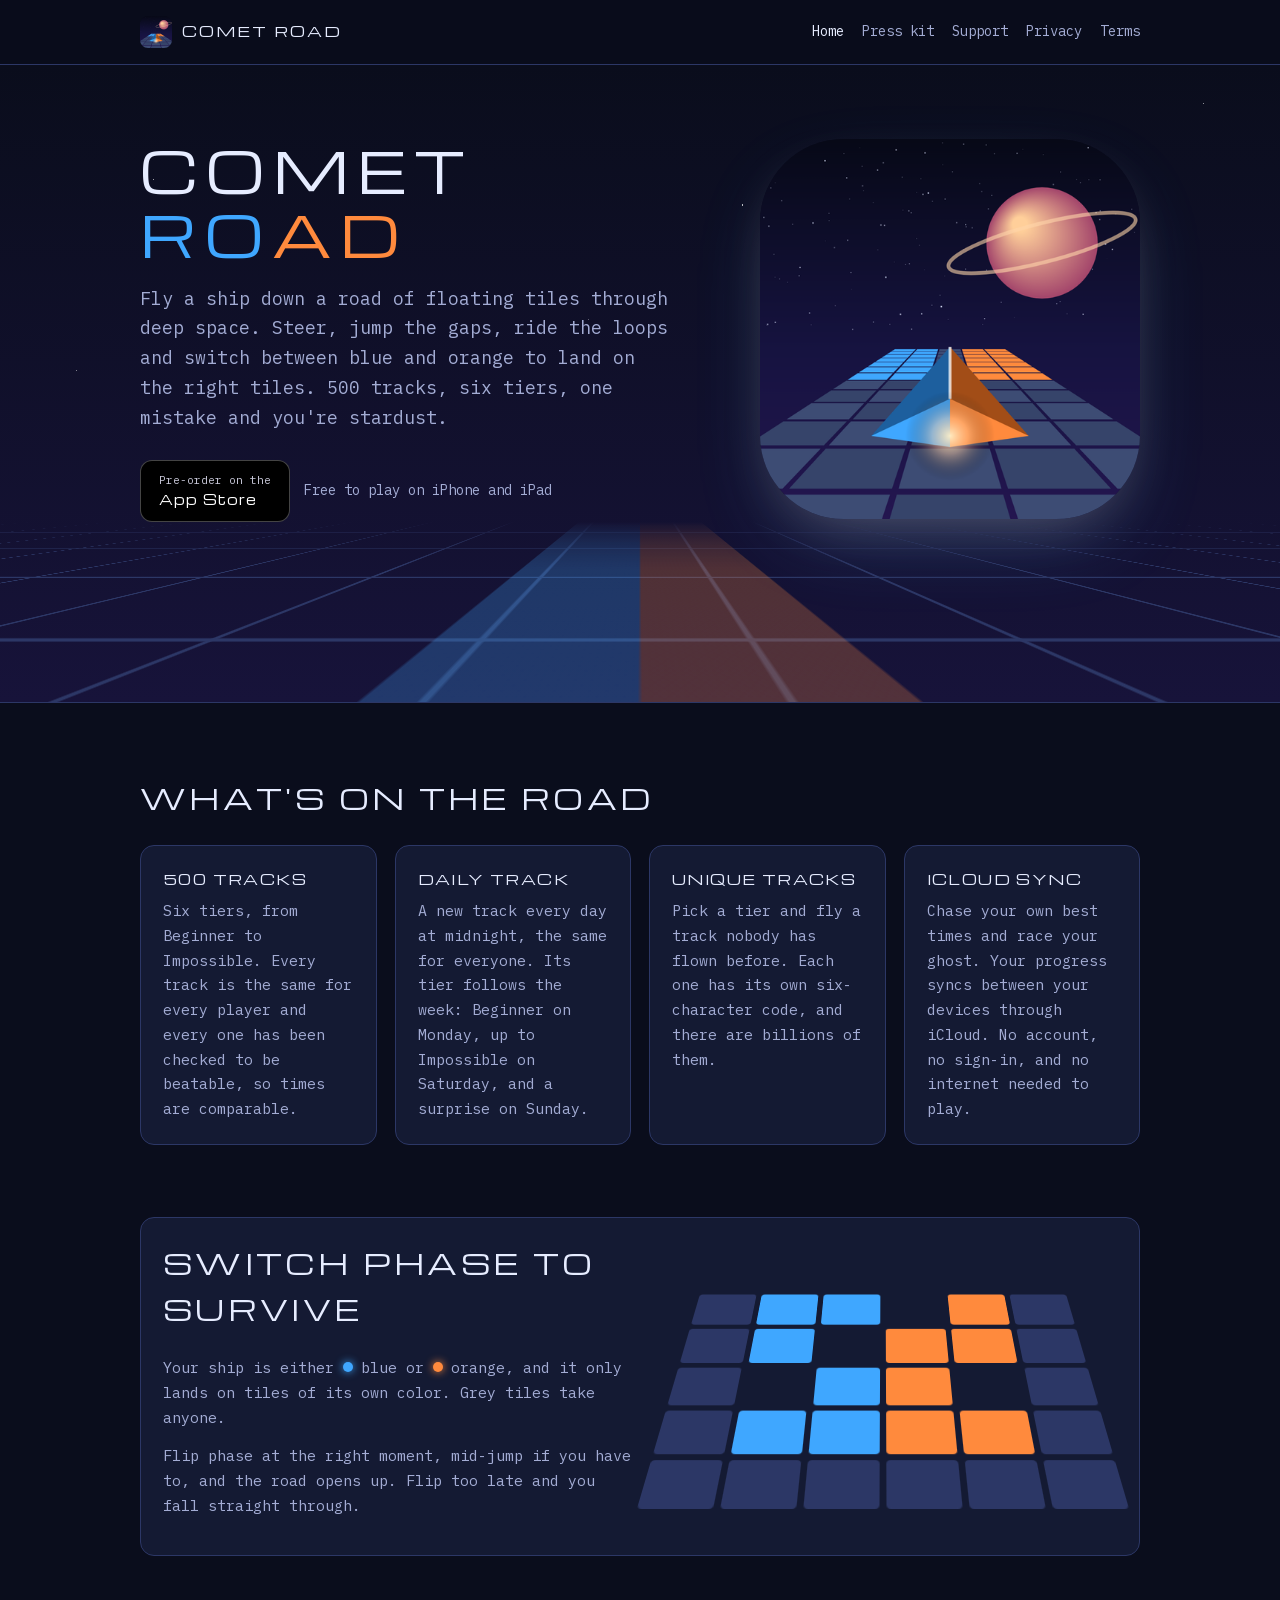
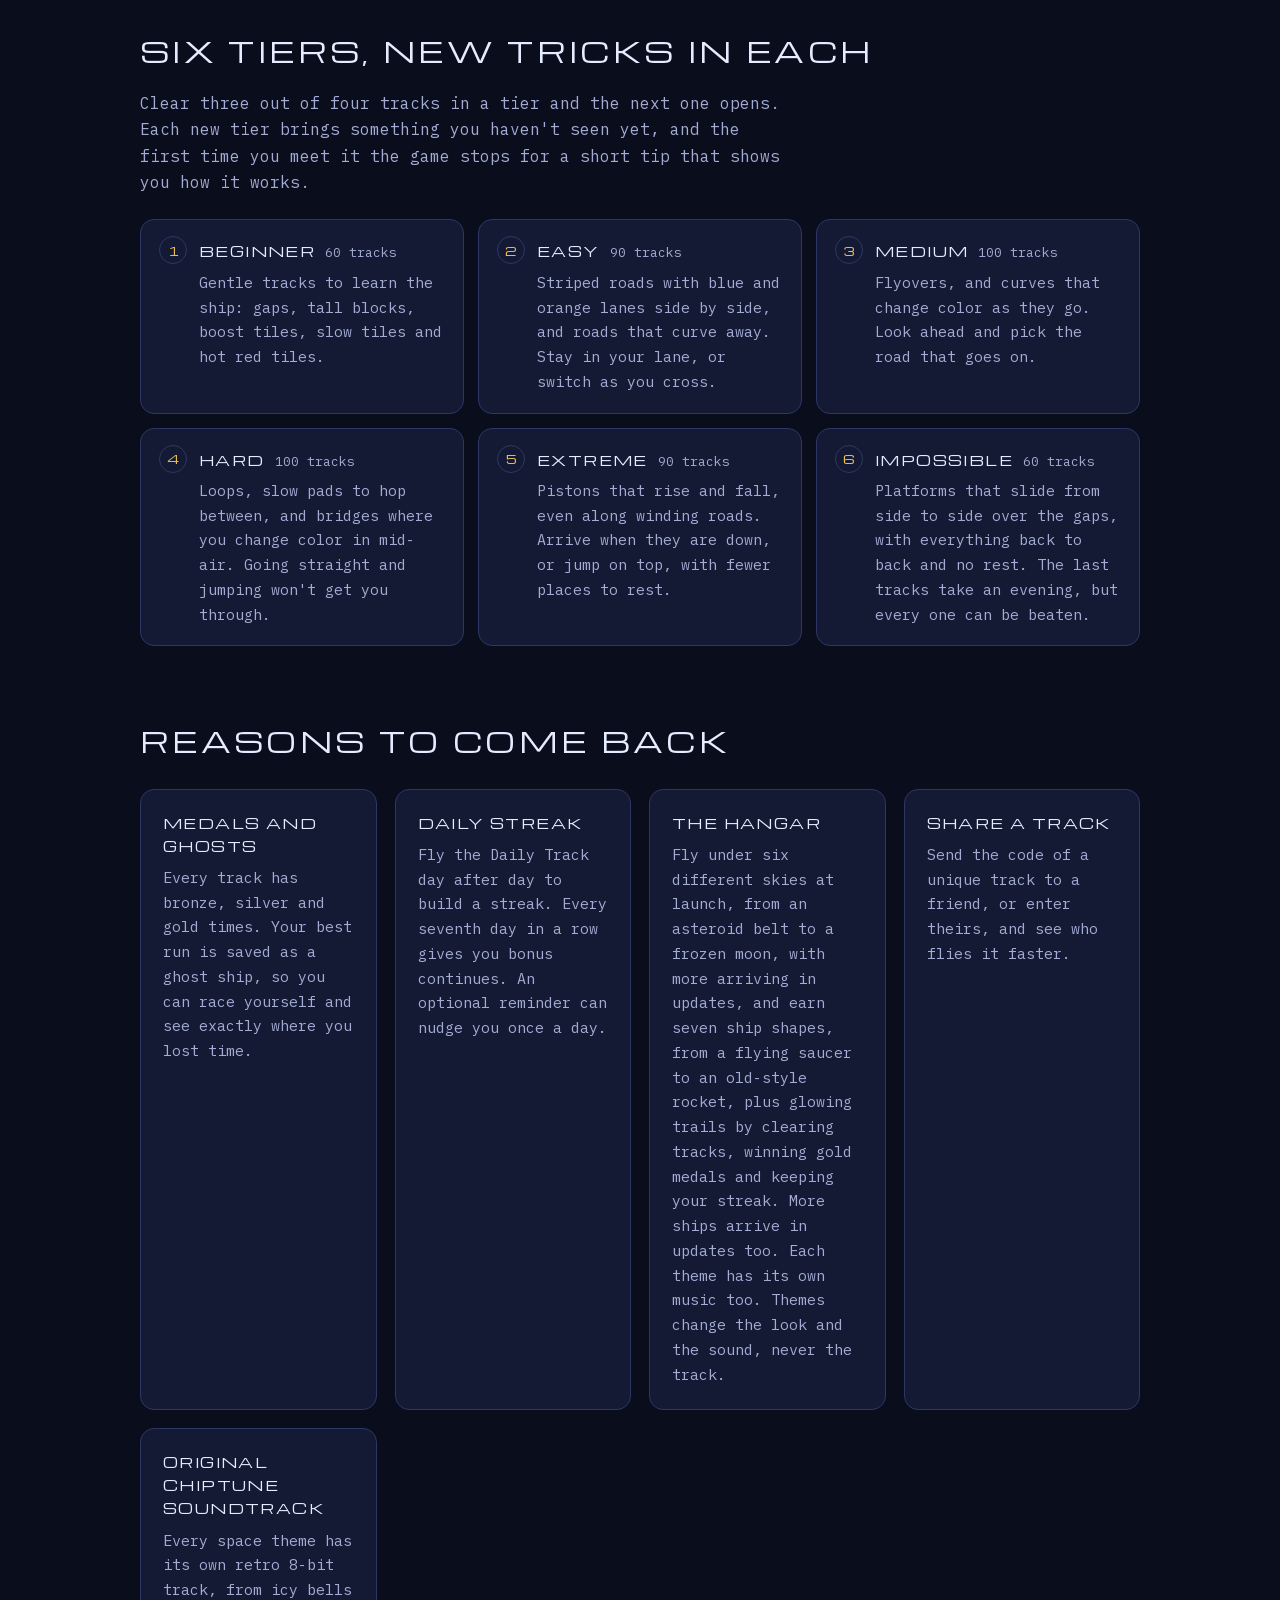
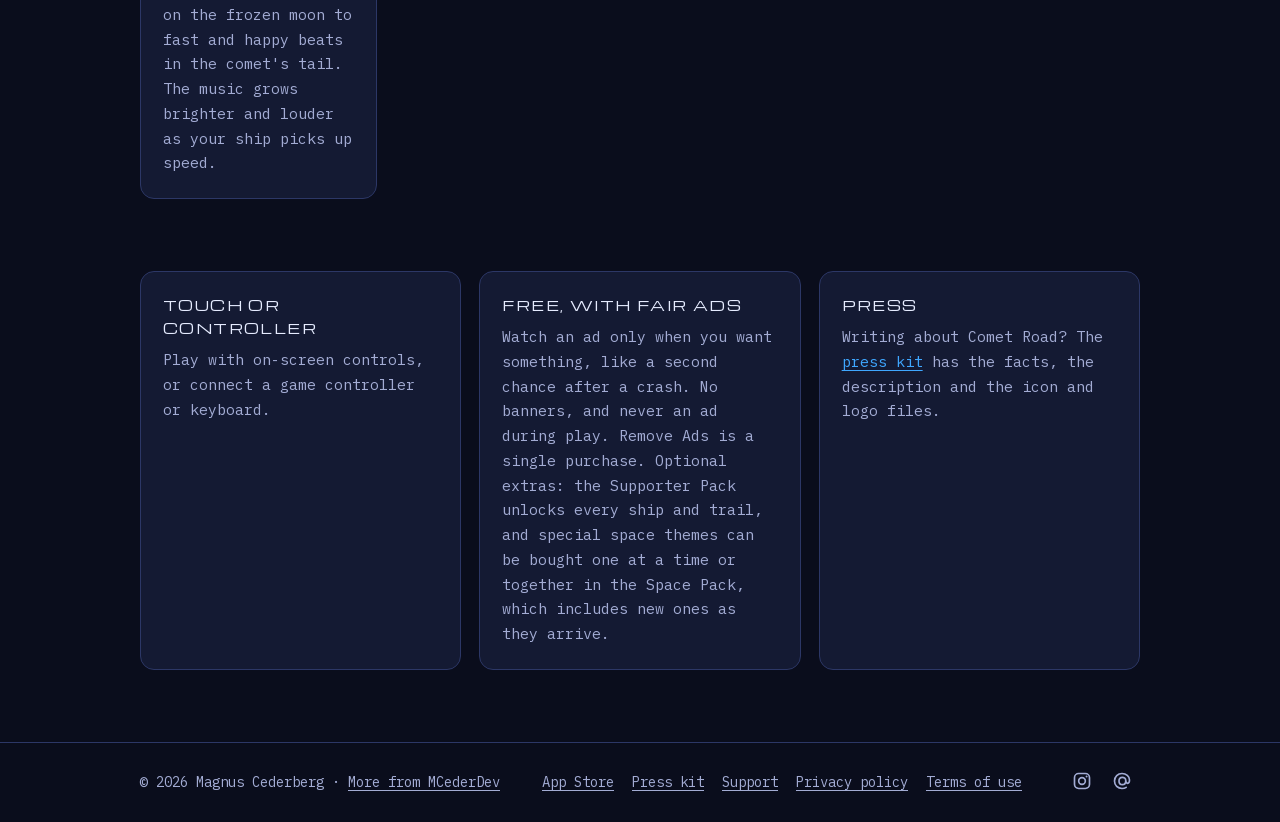
<file: index.html>
<!doctype html>
<html lang="en">
<head>
<meta charset="utf-8">
<meta name="viewport" content="width=device-width,initial-scale=1">
<title>Comet Road: a space racer for iPhone and iPad</title>
<meta name="description" content="Comet Road is an arcade space racer for iPhone and iPad. Fly a ship down a road of floating tiles, jump the gaps, ride loops and ramps, and switch between blue and orange to stay on the track. 500 tracks in six tiers.">
<meta property="og:title" content="Comet Road">
<meta property="og:description" content="Fly down a road of floating tiles, jump the gaps and switch phase to stay alive. 500 tracks in six tiers, a new daily track and endless unique tracks.">
<meta property="og:type" content="website">
<meta property="og:image" content="assets/icon-512.png">
<meta name="theme-color" content="#0a0d1c">
<meta name="apple-itunes-app" content="app-id=6834401952">
<link rel="icon" href="assets/favicon.png" type="image/png">
<link rel="apple-touch-icon" href="assets/apple-touch-icon.png">
<link rel="stylesheet" href="assets/site.css">
</head>
<body>
<a class="skip" href="#main">Skip to content</a>
<header class="top">
  <div class="wrap">
    <a class="brand" href="./"><img src="assets/favicon.png" alt="" width="32" height="32">COMET ROAD</a>
    <nav class="nav" aria-label="Main">
      <a href="./" aria-current="page">Home</a>
      <a href="presskit.html">Press kit</a>
      <a href="support.html">Support</a>
      <a href="privacy.html">Privacy</a>
      <a href="terms.html">Terms</a>
    </nav>
  </div>
</header>

<main id="main">
  <div class="hero">
    <div class="stars" aria-hidden="true"></div>
    <div class="wrap">
      <div>
        <h1>COMET <span class="b">RO</span><span class="o">AD</span></h1>
        <p class="lede">Fly a ship down a road of floating tiles through deep space. Steer, jump the gaps, ride the loops and switch between blue and orange to land on the right tiles. 500 tracks, six tiers, one mistake and you're stardust.</p>
        <div class="cta">
          <a class="store-badge" href="https://apps.apple.com/app/id6834401952" aria-label="Pre-order Comet Road on the App Store">
            <span><small>Pre-order on the</small>App Store</span>
          </a>
          <span class="ghost">Free to play on iPhone and iPad</span>
        </div>
      </div>
      <div class="hero-art">
        <img src="assets/icon-512.png" alt="The Comet Road ship, half blue and half orange, on a tiled road in space under a ringed planet" width="512" height="512">
      </div>
    </div>
    <div class="track" aria-hidden="true"></div>
  </div>

  <section>
    <div class="wrap">
      <h2>WHAT'S ON THE ROAD</h2>
      <div class="grid">
        <div class="card"><h3>500 TRACKS</h3><p>Six tiers, from Beginner to Impossible. Every track is the same for every player and every one has been checked to be beatable, so times are comparable.</p></div>
        <div class="card"><h3>DAILY TRACK</h3><p>A new track every day at midnight, the same for everyone. Its tier follows the week: Beginner on Monday, up to Impossible on Saturday, and a surprise on Sunday.</p></div>
        <div class="card"><h3>UNIQUE TRACKS</h3><p>Pick a tier and fly a track nobody has flown before. Each one has its own six-character code, and there are billions of them.</p></div>
        <div class="card"><h3>ICLOUD SYNC</h3><p>Chase your own best times and race your ghost. Your progress syncs between your devices through iCloud. No account, no sign-in, and no internet needed to play.</p></div>
      </div>
    </div>
  </section>

  <section style="padding-top:0">
    <div class="wrap">
      <div class="card phase">
        <div>
          <h2>SWITCH PHASE TO SURVIVE</h2>
          <p>Your ship is either <span class="dot b"></span>blue or <span class="dot o"></span>orange, and it only lands on tiles of its own color. Grey tiles take anyone.</p>
          <p>Flip phase at the right moment, mid-jump if you have to, and the road opens up. Flip too late and you fall straight through.</p>
        </div>
        <div class="tiles" aria-hidden="true">
          <i></i><i class="b"></i><i class="b"></i><i class="x"></i><i class="o"></i><i></i>
          <i></i><i class="b"></i><i class="x"></i><i class="o"></i><i class="o"></i><i></i>
          <i></i><i class="x"></i><i class="b"></i><i class="o"></i><i class="x"></i><i></i>
          <i></i><i class="b"></i><i class="b"></i><i class="o"></i><i class="o"></i><i></i>
          <i></i><i></i><i></i><i></i><i></i><i></i>
        </div>
      </div>
    </div>
  </section>

  <section style="padding-top:0">
    <div class="wrap">
      <h2>SIX TIERS, NEW TRICKS IN EACH</h2>
      <p class="sub">Clear three out of four tracks in a tier and the next one opens. Each new tier brings something you haven't seen yet, and the first time you meet it the game stops for a short tip that shows you how it works.</p>
      <ol class="tiers">
        <li><b>BEGINNER</b><span>60 tracks</span><p>Gentle tracks to learn the ship: gaps, tall blocks, boost tiles, slow tiles and hot red tiles.</p></li>
        <li><b>EASY</b><span>90 tracks</span><p>Striped roads with blue and orange lanes side by side, and roads that curve away. Stay in your lane, or switch as you cross.</p></li>
        <li><b>MEDIUM</b><span>100 tracks</span><p>Flyovers, and curves that change color as they go. Look ahead and pick the road that goes on.</p></li>
        <li><b>HARD</b><span>100 tracks</span><p>Loops, slow pads to hop between, and bridges where you change color in mid-air. Going straight and jumping won't get you through.</p></li>
        <li><b>EXTREME</b><span>90 tracks</span><p>Pistons that rise and fall, even along winding roads. Arrive when they are down, or jump on top, with fewer places to rest.</p></li>
        <li><b>IMPOSSIBLE</b><span>60 tracks</span><p>Platforms that slide from side to side over the gaps, with everything back to back and no rest. The last tracks take an evening, but every one can be beaten.</p></li>
      </ol>
    </div>
  </section>

  <section style="padding-top:0">
    <div class="wrap">
      <h2>REASONS TO COME BACK</h2>
      <div class="grid">
        <div class="card"><h3>MEDALS AND GHOSTS</h3><p>Every track has bronze, silver and gold times. Your best run is saved as a ghost ship, so you can race yourself and see exactly where you lost time.</p></div>
        <div class="card"><h3>DAILY STREAK</h3><p>Fly the Daily Track day after day to build a streak. Every seventh day in a row gives you bonus continues. An optional reminder can nudge you once a day.</p></div>
        <div class="card"><h3>THE HANGAR</h3><p>Fly under six different skies at launch, from an asteroid belt to a frozen moon, with more arriving in updates, and earn seven ship shapes, from a flying saucer to an old-style rocket, plus glowing trails by clearing tracks, winning gold medals and keeping your streak. More ships arrive in updates too. Each theme has its own music too. Themes change the look and the sound, never the track.</p></div>
        <div class="card"><h3>SHARE A TRACK</h3><p>Send the code of a unique track to a friend, or enter theirs, and see who flies it faster.</p></div>
        <div class="card"><h3>ORIGINAL CHIPTUNE SOUNDTRACK</h3><p>Every space theme has its own retro 8-bit track, from icy bells on the frozen moon to fast and happy beats in the comet's tail. The music grows brighter and louder as your ship picks up speed.</p></div>
      </div>
    </div>
  </section>

  <section style="padding-top:0">
    <div class="wrap">
      <div class="grid">
        <div class="card"><h3>TOUCH OR CONTROLLER</h3><p>Play with on-screen controls, or connect a game controller or keyboard.</p></div>
        <div class="card"><h3>FREE, WITH FAIR ADS</h3><p>Watch an ad only when you want something, like a second chance after a crash. No banners, and never an ad during play. Remove Ads is a single purchase. Optional extras: the Supporter Pack unlocks every ship and trail, and special space themes can be bought one at a time or together in the Space Pack, which includes new ones as they arrive.</p></div>
        <div class="card"><h3>PRESS</h3><p>Writing about Comet Road? The <a href="presskit.html">press kit</a> has the facts, the description and the icon and logo files.</p></div>
      </div>
    </div>
  </section>
</main>

<footer class="foot">
  <div class="wrap">
    <span>&copy; 2026 Magnus Cederberg · <a href="../">More from MCederDev</a></span>
    <nav aria-label="Footer">
      <a href="https://apps.apple.com/app/id6834401952">App Store</a>
      <a href="presskit.html">Press kit</a>
      <a href="support.html">Support</a>
      <a href="privacy.html">Privacy policy</a>
      <a href="terms.html">Terms of use</a>
    </nav>
    <div class="social">
      <a href="https://www.instagram.com/cometroadgame/" aria-label="Comet Road on Instagram (@cometroadgame)" title="Instagram @cometroadgame"><svg viewBox="0 0 24 24" width="20" height="20" fill="none" stroke="currentColor" stroke-width="2" aria-hidden="true"><rect x="3" y="3" width="18" height="18" rx="5"/><circle cx="12" cy="12" r="4"/><circle cx="17.5" cy="6.5" r="1.2" fill="currentColor" stroke="none"/></svg></a>
      <a href="https://www.threads.net/@cometroadgame" aria-label="Comet Road on Threads (@cometroadgame)" title="Threads @cometroadgame"><svg viewBox="0 0 24 24" width="20" height="20" fill="none" stroke="currentColor" stroke-width="2" stroke-linecap="round" aria-hidden="true"><path d="M16.5 11.5c0-2.6-1.8-3.9-4.1-3.9-2.4 0-4 1.7-4 4.4s1.6 4.4 4 4.4c2.3 0 4.1-1.5 4.1-4.4v-1.2c0 5.6 4.5 5.1 4.5 0C21 6.1 17 3 12 3S3 6.6 3 12s4 9 9 9c2 0 3.7-.5 5-1.4"/></svg></a>
    </div>
  </div>
</footer>
</body>
</html>
</file>
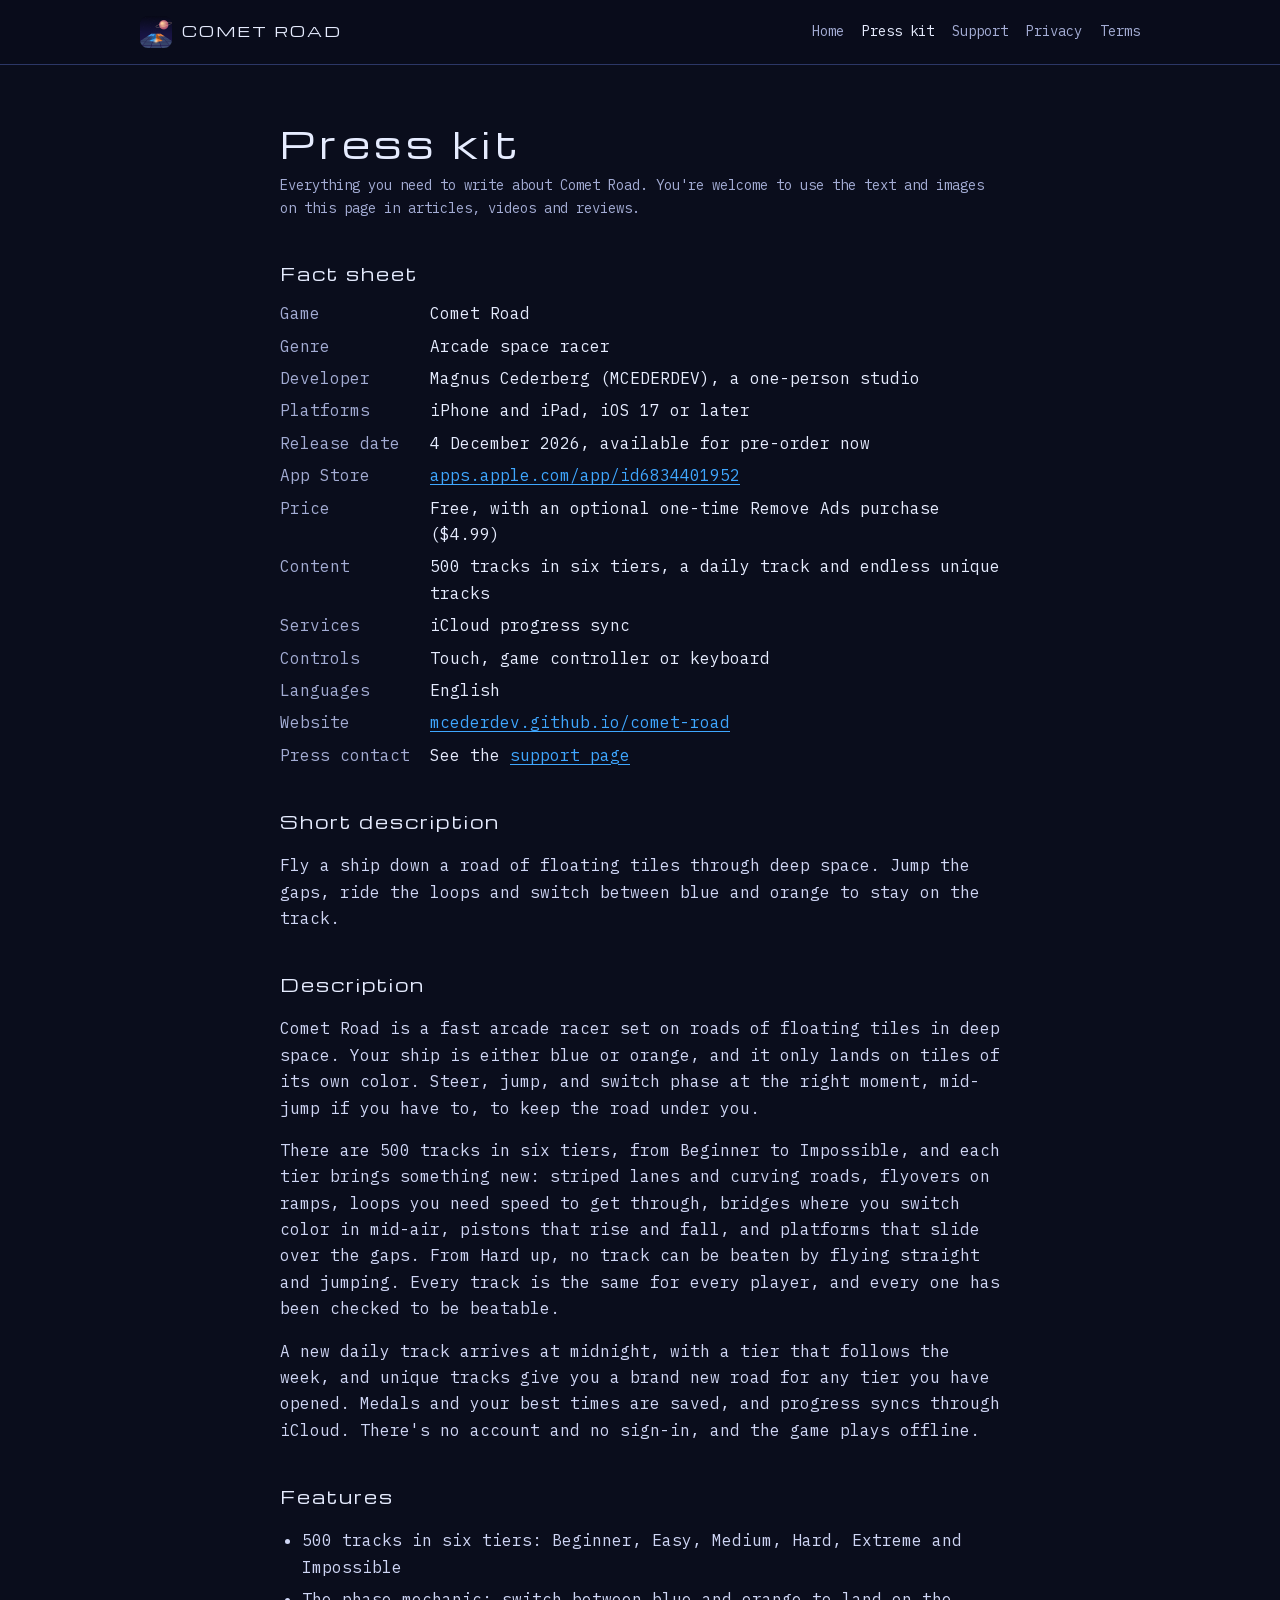
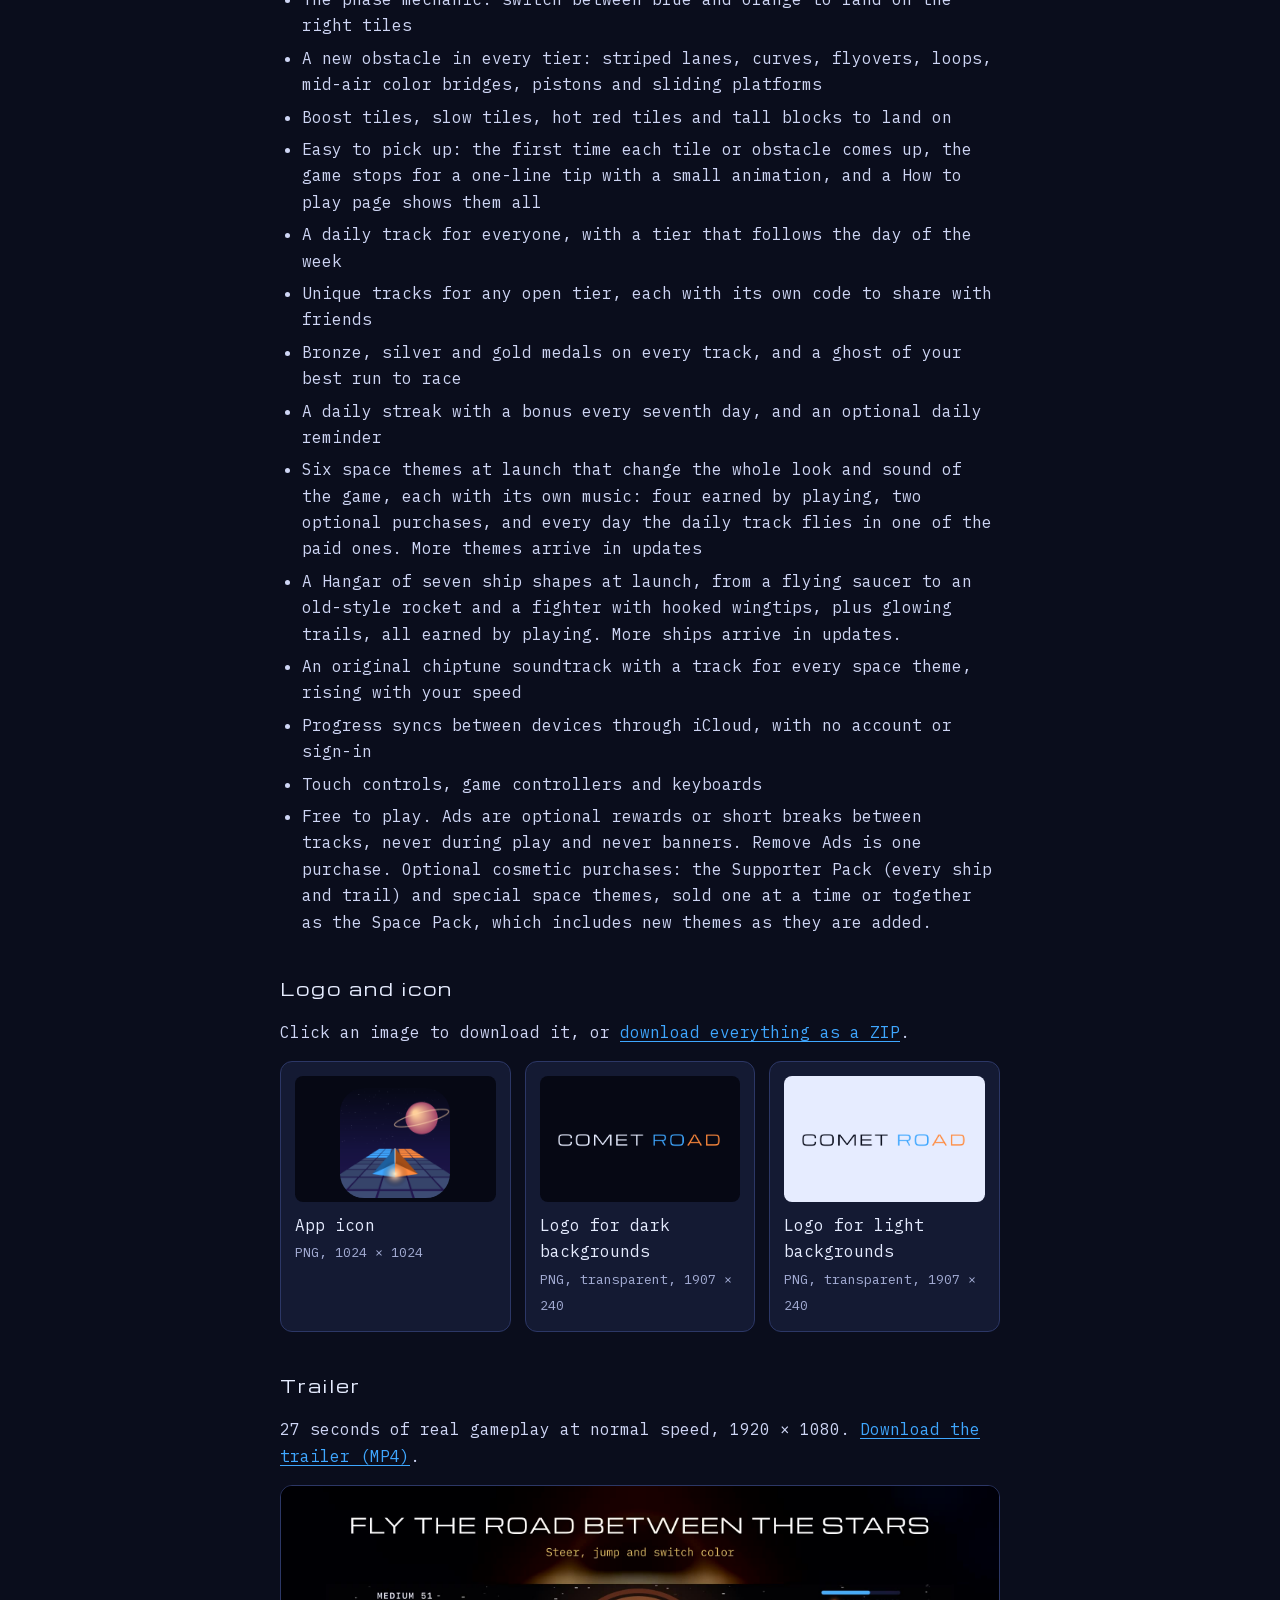
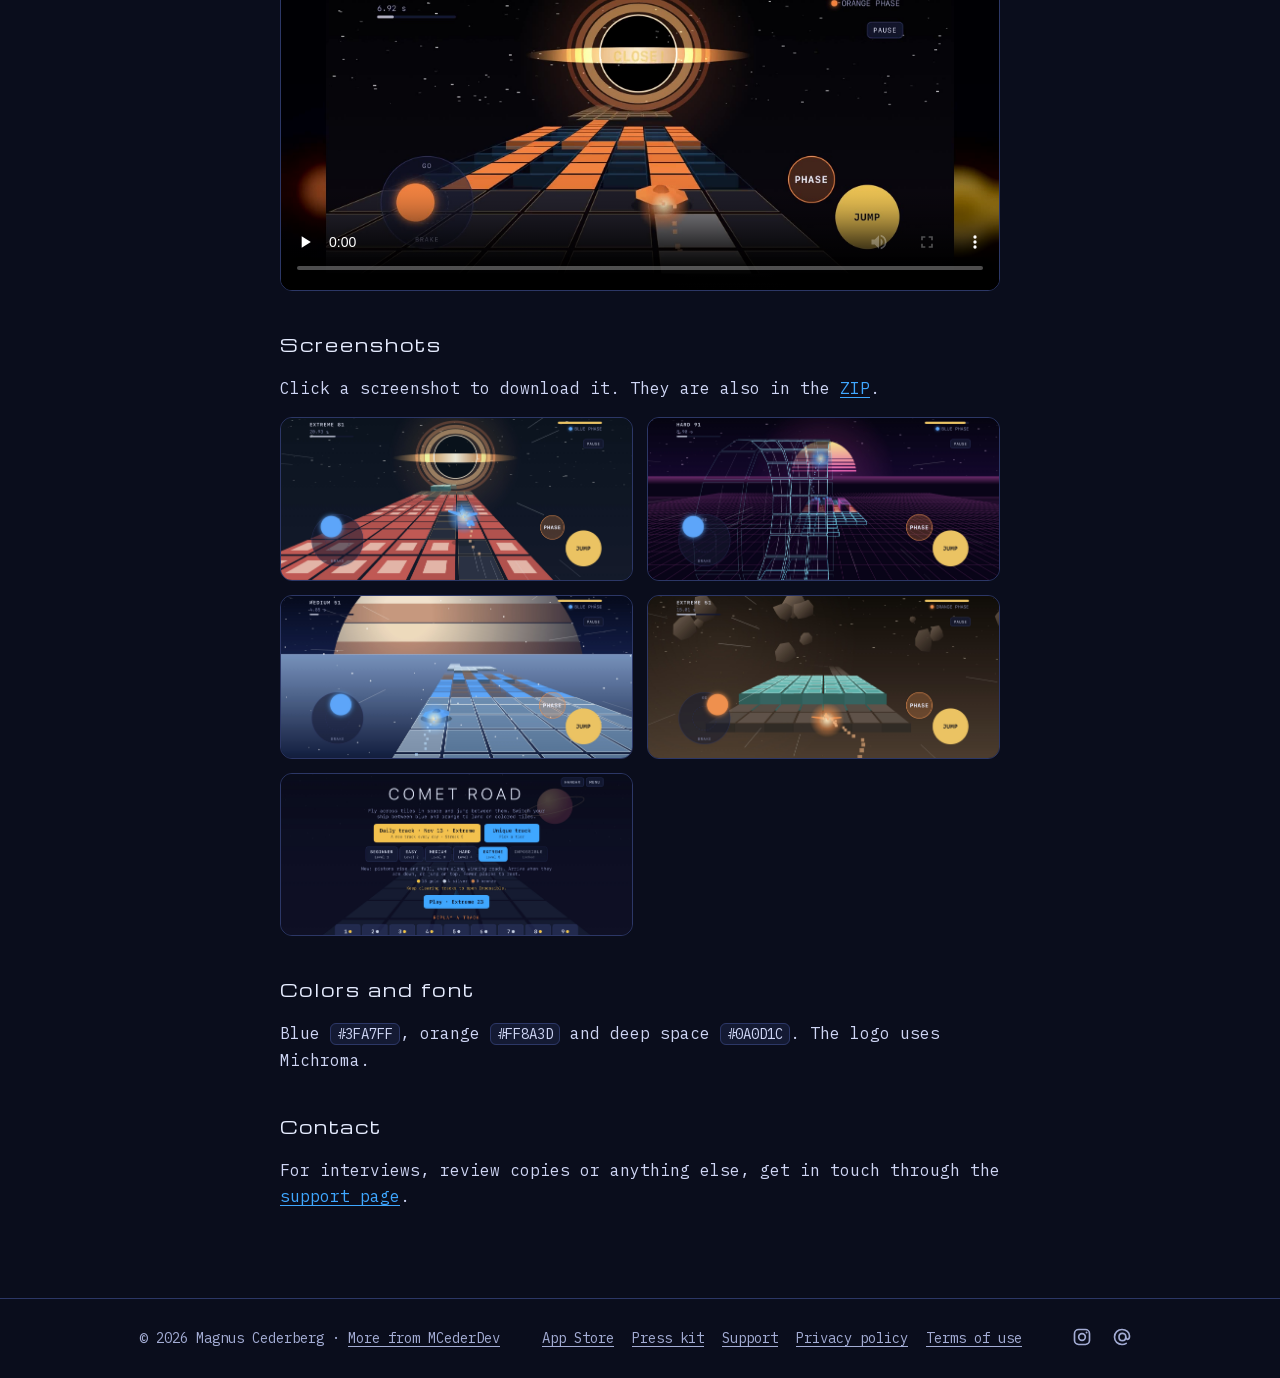
<file: presskit.html>
<!doctype html>
<html lang="en">
<head>
<meta charset="utf-8">
<meta name="viewport" content="width=device-width,initial-scale=1">
<title>Press kit · Comet Road</title>
<meta name="description" content="Press kit for Comet Road, an arcade space racer for iPhone and iPad: fact sheet, description, features, icon and logo downloads.">
<meta property="og:title" content="Comet Road press kit">
<meta property="og:description" content="Fact sheet, description, features, icon and logo for Comet Road, an arcade space racer for iPhone and iPad.">
<meta property="og:type" content="website">
<meta property="og:image" content="assets/icon-512.png">
<meta name="apple-itunes-app" content="app-id=6834401952">
<meta name="theme-color" content="#0a0d1c">
<link rel="icon" href="assets/favicon.png" type="image/png">
<link rel="apple-touch-icon" href="assets/apple-touch-icon.png">
<link rel="stylesheet" href="assets/site.css">
</head>
<body>
<a class="skip" href="#main">Skip to content</a>
<header class="top">
  <div class="wrap">
    <a class="brand" href="./"><img src="assets/favicon.png" alt="" width="32" height="32">COMET ROAD</a>
    <nav class="nav" aria-label="Main">
      <a href="./">Home</a>
      <a href="presskit.html" aria-current="page">Press kit</a>
      <a href="support.html">Support</a>
      <a href="privacy.html">Privacy</a>
      <a href="terms.html">Terms</a>
    </nav>
  </div>
</header>

<main id="main" class="doc">
  <div class="wrap">
    <h1>Press kit</h1>
    <p class="meta">Everything you need to write about Comet Road. You're welcome to use the text and images on this page in articles, videos and reviews.</p>

    <h2>Fact sheet</h2>
    <dl class="facts">
      <dt>Game</dt><dd>Comet Road</dd>
      <dt>Genre</dt><dd>Arcade space racer</dd>
      <dt>Developer</dt><dd>Magnus Cederberg (MCEDERDEV), a one-person studio</dd>
      <dt>Platforms</dt><dd>iPhone and iPad, iOS 17 or later</dd>
      <dt>Release date</dt><dd>4 December 2026, available for pre-order now</dd>
      <dt>App Store</dt><dd><a href="https://apps.apple.com/app/id6834401952">apps.apple.com/app/id6834401952</a></dd>
      <dt>Price</dt><dd>Free, with an optional one-time Remove Ads purchase ($4.99)</dd>
      <dt>Content</dt><dd>500 tracks in six tiers, a daily track and endless unique tracks</dd>
      <dt>Services</dt><dd>iCloud progress sync</dd>
      <dt>Controls</dt><dd>Touch, game controller or keyboard</dd>
      <dt>Languages</dt><dd>English</dd>
      <dt>Website</dt><dd><a href="https://mcederdev.github.io/comet-road/">mcederdev.github.io/comet-road</a></dd>
      <dt>Press contact</dt><dd>See the <a href="support.html">support page</a></dd>
    </dl>

    <h2>Short description</h2>
    <p>Fly a ship down a road of floating tiles through deep space. Jump the gaps, ride the loops and switch between blue and orange to stay on the track.</p>

    <h2>Description</h2>
    <p>Comet Road is a fast arcade racer set on roads of floating tiles in deep space. Your ship is either blue or orange, and it only lands on tiles of its own color. Steer, jump, and switch phase at the right moment, mid-jump if you have to, to keep the road under you.</p>
    <p>There are 500 tracks in six tiers, from Beginner to Impossible, and each tier brings something new: striped lanes and curving roads, flyovers on ramps, loops you need speed to get through, bridges where you switch color in mid-air, pistons that rise and fall, and platforms that slide over the gaps. From Hard up, no track can be beaten by flying straight and jumping. Every track is the same for every player, and every one has been checked to be beatable.</p>
    <p>A new daily track arrives at midnight, with a tier that follows the week, and unique tracks give you a brand new road for any tier you have opened. Medals and your best times are saved, and progress syncs through iCloud. There's no account and no sign-in, and the game plays offline.</p>

    <h2>Features</h2>
    <ul>
      <li>500 tracks in six tiers: Beginner, Easy, Medium, Hard, Extreme and Impossible</li>
      <li>The phase mechanic: switch between blue and orange to land on the right tiles</li>
      <li>A new obstacle in every tier: striped lanes, curves, flyovers, loops, mid-air color bridges, pistons and sliding platforms</li>
      <li>Boost tiles, slow tiles, hot red tiles and tall blocks to land on</li>
      <li>Easy to pick up: the first time each tile or obstacle comes up, the game stops for a one-line tip with a small animation, and a How to play page shows them all</li>
      <li>A daily track for everyone, with a tier that follows the day of the week</li>
      <li>Unique tracks for any open tier, each with its own code to share with friends</li>
      <li>Bronze, silver and gold medals on every track, and a ghost of your best run to race</li>
      <li>A daily streak with a bonus every seventh day, and an optional daily reminder</li>
      <li>Six space themes at launch that change the whole look and sound of the game, each with its own music: four earned by playing, two optional purchases, and every day the daily track flies in one of the paid ones. More themes arrive in updates</li>
      <li>A Hangar of seven ship shapes at launch, from a flying saucer to an old-style rocket and a fighter with hooked wingtips, plus glowing trails, all earned by playing. More ships arrive in updates.</li>
      <li>An original chiptune soundtrack with a track for every space theme, rising with your speed</li>
      <li>Progress syncs between devices through iCloud, with no account or sign-in</li>
      <li>Touch controls, game controllers and keyboards</li>
      <li>Free to play. Ads are optional rewards or short breaks between tracks, never during play and never banners. Remove Ads is one purchase. Optional cosmetic purchases: the Supporter Pack (every ship and trail) and special space themes, sold one at a time or together as the Space Pack, which includes new themes as they are added.</li>
    </ul>

    <h2>Logo and icon</h2>
    <p>Click an image to download it, or <a href="assets/press/comet-road-press-kit.zip" download>download everything as a ZIP</a>.</p>
    <div class="downloads">
      <a class="dl" href="assets/press/comet-road-icon-1024.png" download>
        <span class="thumb"><img src="assets/press/comet-road-icon-1024.png" alt="Comet Road app icon" width="1024" height="1024" style="border-radius:22%"></span>
        <span>App icon<br><small>PNG, 1024 × 1024</small></span>
      </a>
      <a class="dl" href="assets/press/comet-road-logo-on-dark.png" download>
        <span class="thumb"><img src="assets/press/comet-road-logo-on-dark.png" alt="Comet Road logo with light text" width="1907" height="240"></span>
        <span>Logo for dark backgrounds<br><small>PNG, transparent, 1907 × 240</small></span>
      </a>
      <a class="dl" href="assets/press/comet-road-logo-on-light.png" download>
        <span class="thumb" style="background:#e6ecff"><img src="assets/press/comet-road-logo-on-light.png" alt="Comet Road logo with dark text" width="1907" height="240"></span>
        <span>Logo for light backgrounds<br><small>PNG, transparent, 1907 × 240</small></span>
      </a>
    </div>

    <h2>Trailer</h2>
    <p>27 seconds of real gameplay at normal speed, 1920 × 1080. <a href="assets/press/comet-road-trailer.mp4" download>Download the trailer (MP4)</a>.</p>
    <video class="trailer" controls playsinline preload="none" poster="assets/press/comet-road-trailer-poster.jpg" width="1920" height="1080">
      <source src="assets/press/comet-road-trailer.mp4" type="video/mp4">
    </video>

    <h2>Screenshots</h2>
    <p>Click a screenshot to download it. They are also in the <a href="assets/press/comet-road-press-kit.zip" download>ZIP</a>.</p>
    <div class="shots">
      <a class="dl" href="assets/press/comet-road-screenshot-1-black-hole.jpg" download>
        <span class="thumb shot-thumb"><img src="assets/press/comet-road-screenshot-1-black-hole.jpg" alt="Extreme track flying toward a black hole on red tiles" width="2868" height="1320" loading="lazy"></span>
      </a>
      <a class="dl" href="assets/press/comet-road-screenshot-2-loop.jpg" download>
        <span class="thumb shot-thumb"><img src="assets/press/comet-road-screenshot-2-loop.jpg" alt="A wireframe loop on a Hard track in the Neon Grid theme" width="2868" height="1320" loading="lazy"></span>
      </a>
      <a class="dl" href="assets/press/comet-road-screenshot-3-color-switch.jpg" download>
        <span class="thumb shot-thumb"><img src="assets/press/comet-road-screenshot-3-color-switch.jpg" alt="Switching color over blue and orange tiles under a ringed planet" width="2868" height="1320" loading="lazy"></span>
      </a>
      <a class="dl" href="assets/press/comet-road-screenshot-4-asteroids.jpg" download>
        <span class="thumb shot-thumb"><img src="assets/press/comet-road-screenshot-4-asteroids.jpg" alt="An orange-phase ship crossing an asteroid field on an Extreme track" width="2868" height="1320" loading="lazy"></span>
      </a>
      <a class="dl" href="assets/press/comet-road-screenshot-5-daily-track.jpg" download>
        <span class="thumb shot-thumb"><img src="assets/press/comet-road-screenshot-5-daily-track.jpg" alt="The main menu with the daily track, unique tracks and the six tiers" width="2868" height="1320" loading="lazy"></span>
      </a>
    </div>

    <h2>Colors and font</h2>
    <p>Blue <code>#3FA7FF</code>, orange <code>#FF8A3D</code> and deep space <code>#0A0D1C</code>. The logo uses Michroma.</p>

    <h2>Contact</h2>
    <p>For interviews, review copies or anything else, get in touch through the <a href="support.html">support page</a>.</p>
  </div>
</main>

<footer class="foot">
  <div class="wrap">
    <span>&copy; 2026 Magnus Cederberg · <a href="../">More from MCederDev</a></span>
    <nav aria-label="Footer">
      <a href="https://apps.apple.com/app/id6834401952">App Store</a>
      <a href="presskit.html">Press kit</a>
      <a href="support.html">Support</a>
      <a href="privacy.html">Privacy policy</a>
      <a href="terms.html">Terms of use</a>
    </nav>
    <div class="social">
      <a href="https://www.instagram.com/cometroadgame/" aria-label="Comet Road on Instagram (@cometroadgame)" title="Instagram @cometroadgame"><svg viewBox="0 0 24 24" width="20" height="20" fill="none" stroke="currentColor" stroke-width="2" aria-hidden="true"><rect x="3" y="3" width="18" height="18" rx="5"/><circle cx="12" cy="12" r="4"/><circle cx="17.5" cy="6.5" r="1.2" fill="currentColor" stroke="none"/></svg></a>
      <a href="https://www.threads.net/@cometroadgame" aria-label="Comet Road on Threads (@cometroadgame)" title="Threads @cometroadgame"><svg viewBox="0 0 24 24" width="20" height="20" fill="none" stroke="currentColor" stroke-width="2" stroke-linecap="round" aria-hidden="true"><path d="M16.5 11.5c0-2.6-1.8-3.9-4.1-3.9-2.4 0-4 1.7-4 4.4s1.6 4.4 4 4.4c2.3 0 4.1-1.5 4.1-4.4v-1.2c0 5.6 4.5 5.1 4.5 0C21 6.1 17 3 12 3S3 6.6 3 12s4 9 9 9c2 0 3.7-.5 5-1.4"/></svg></a>
    </div>
  </div>
</footer>
</body>
</html>
</file>
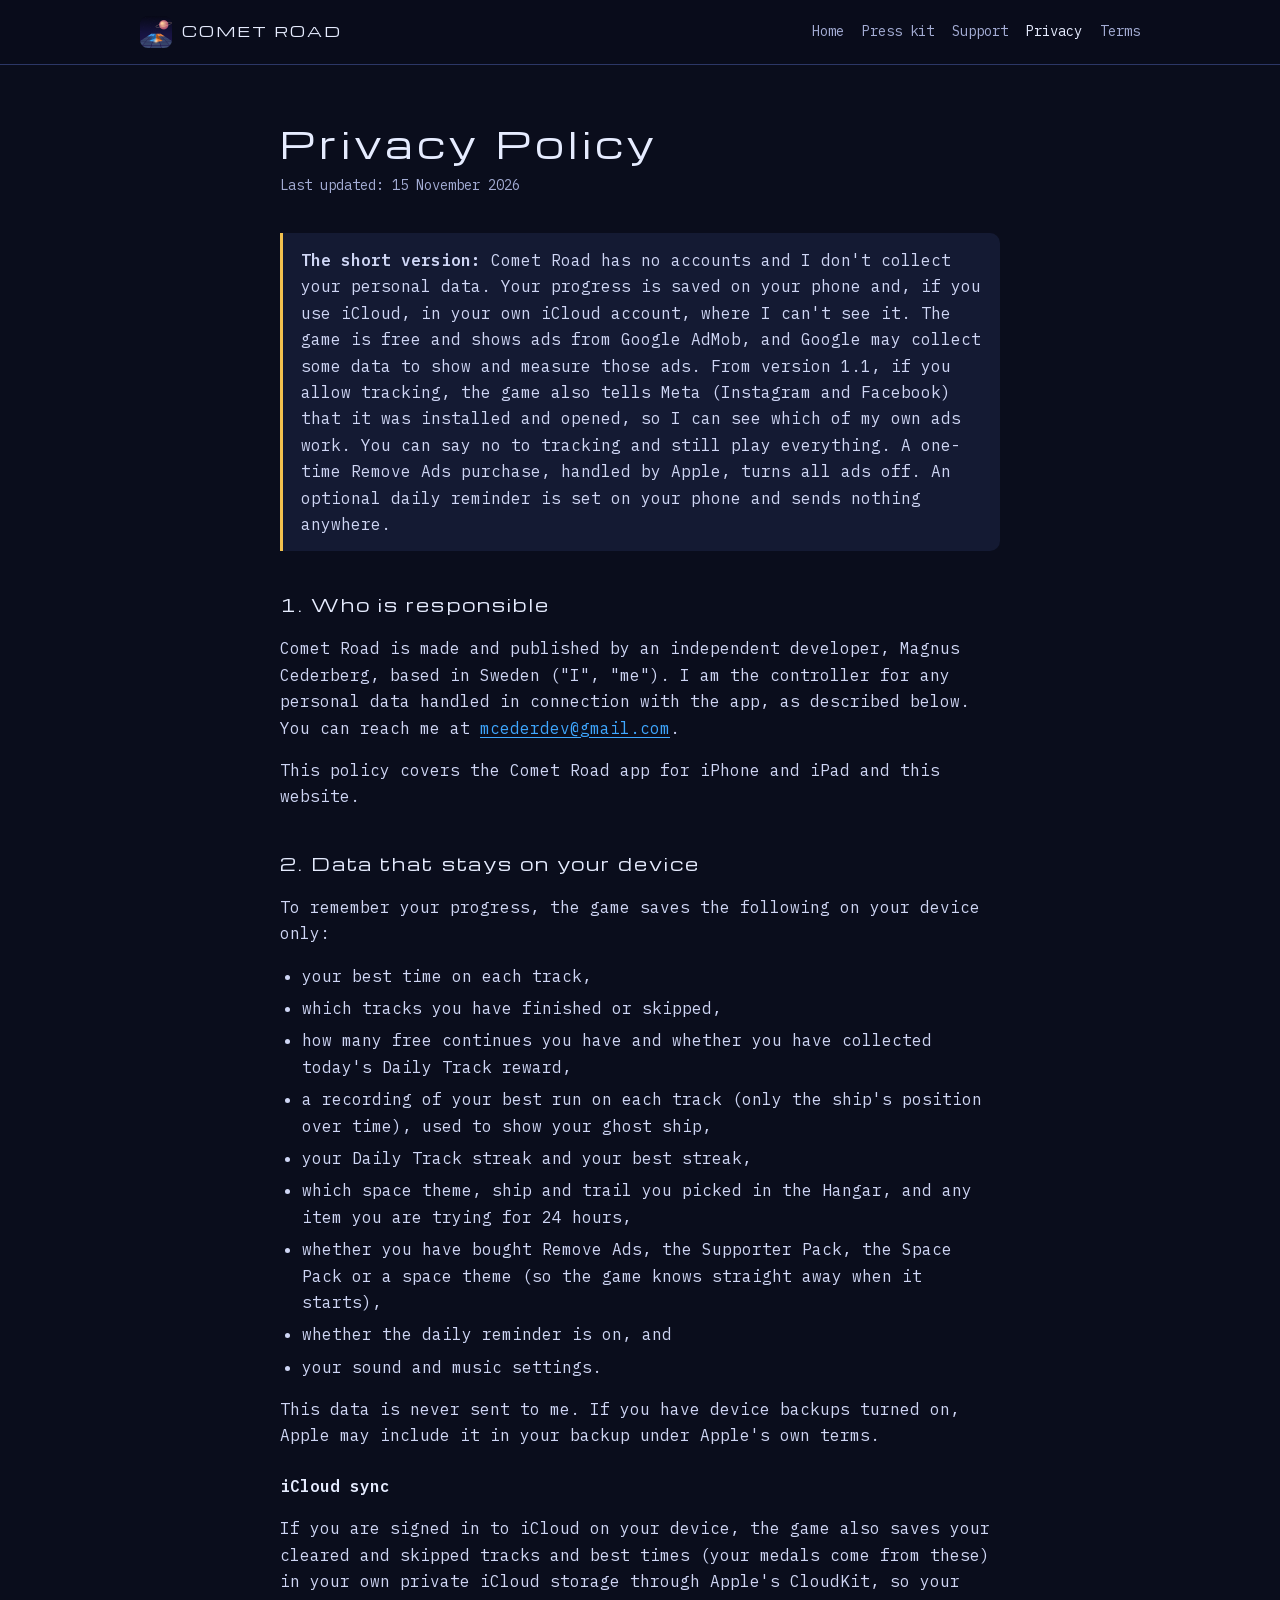
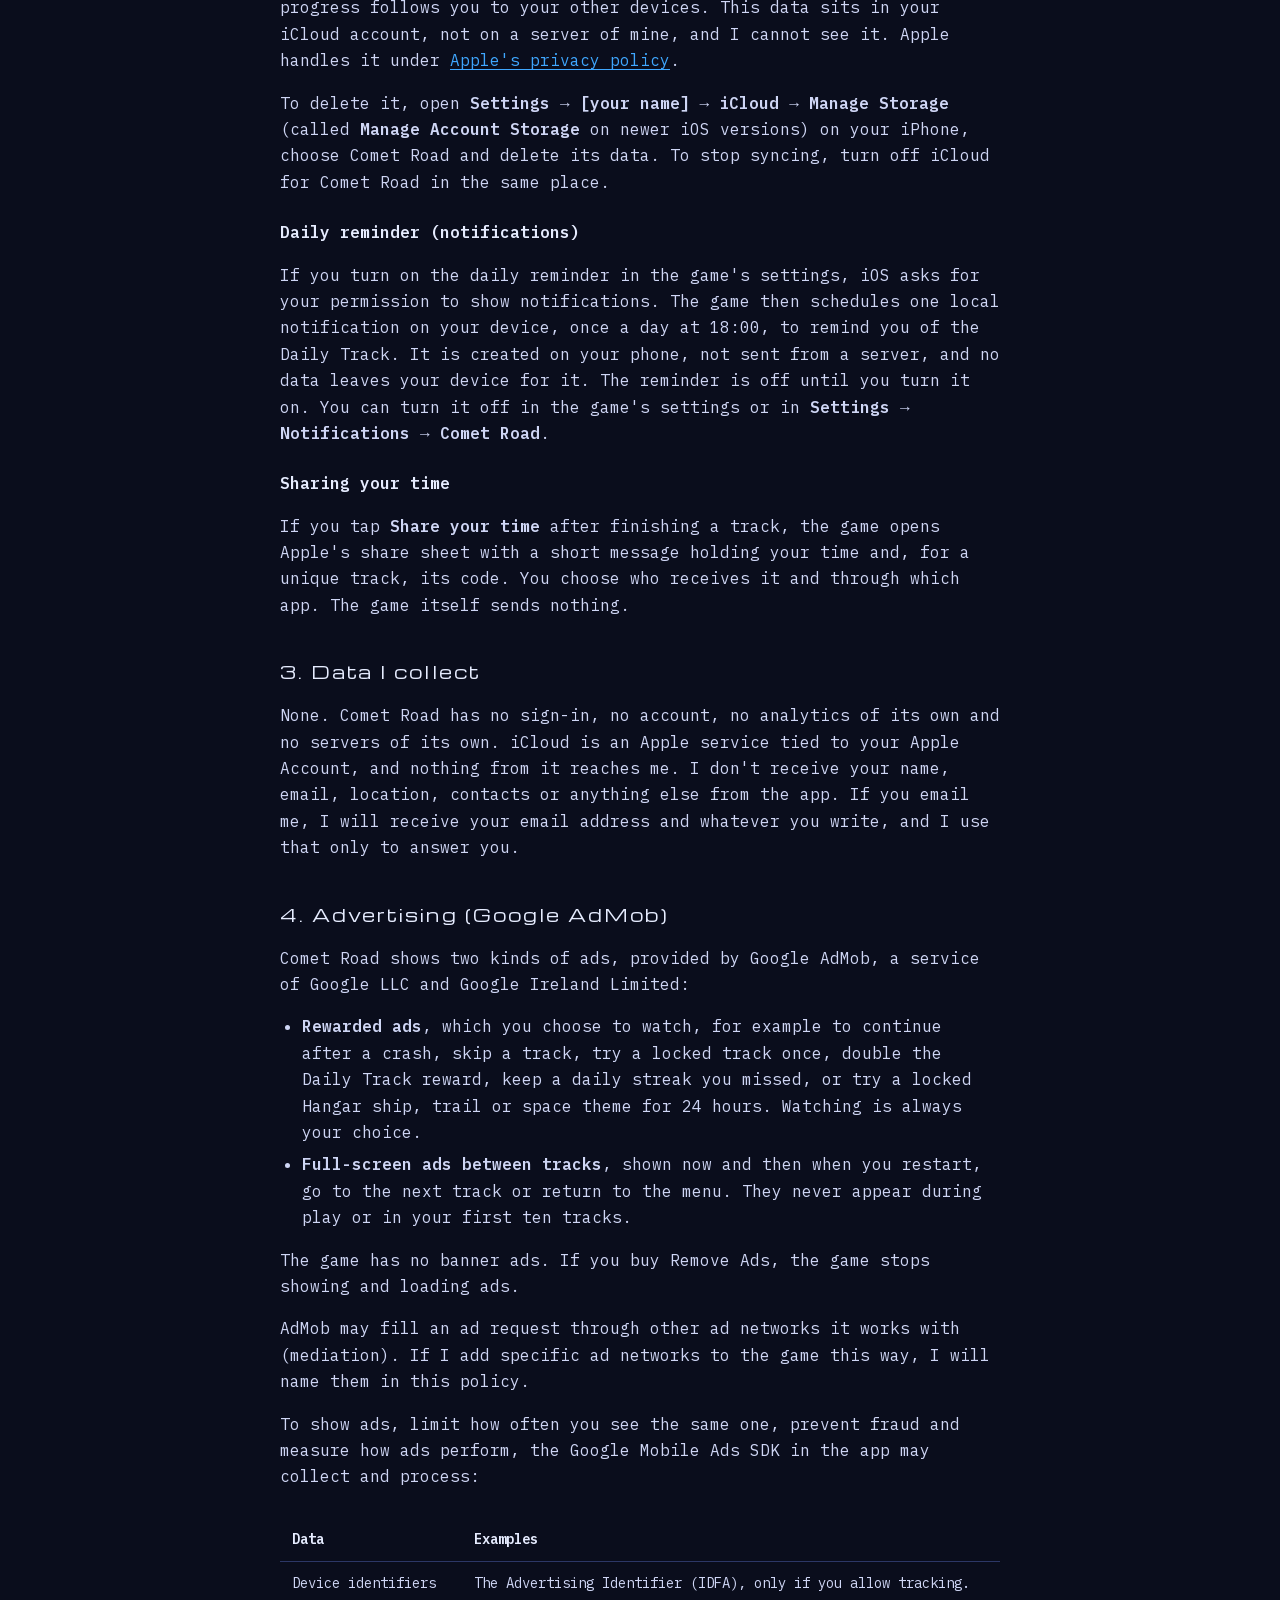
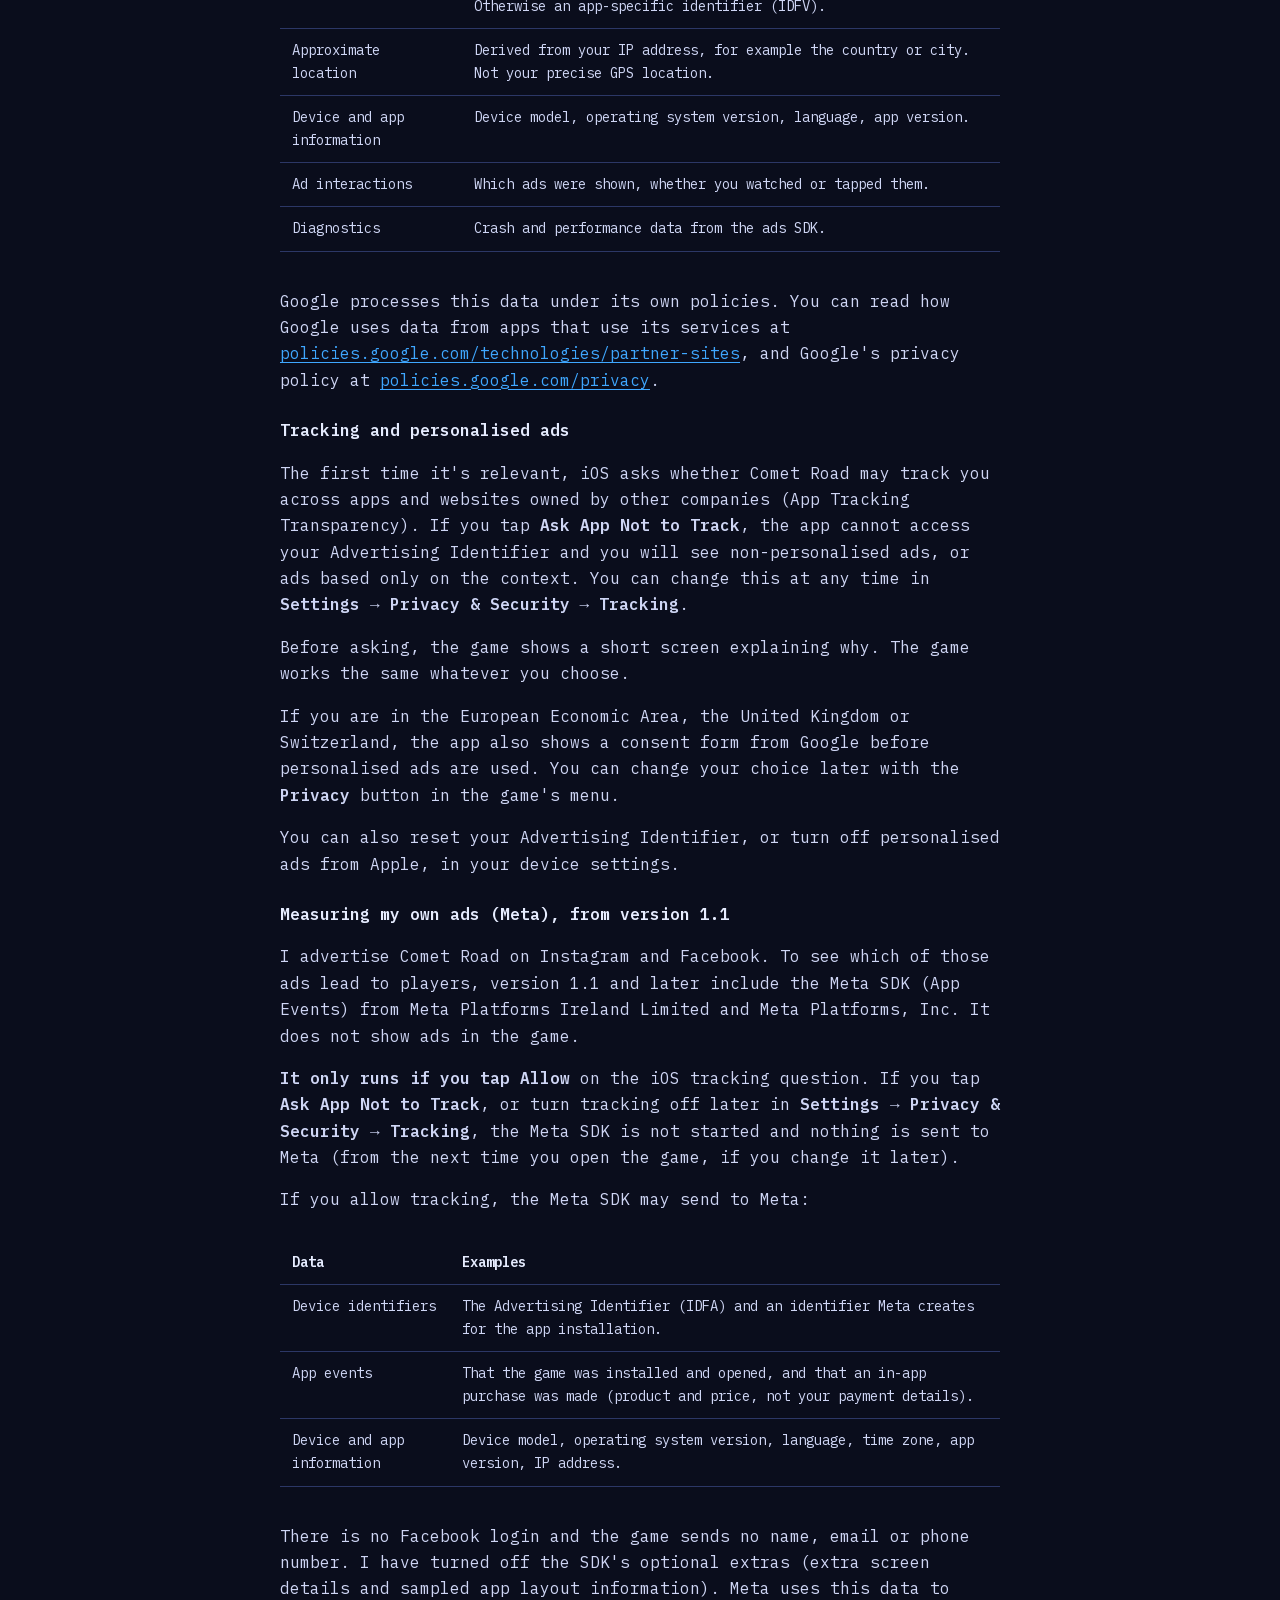
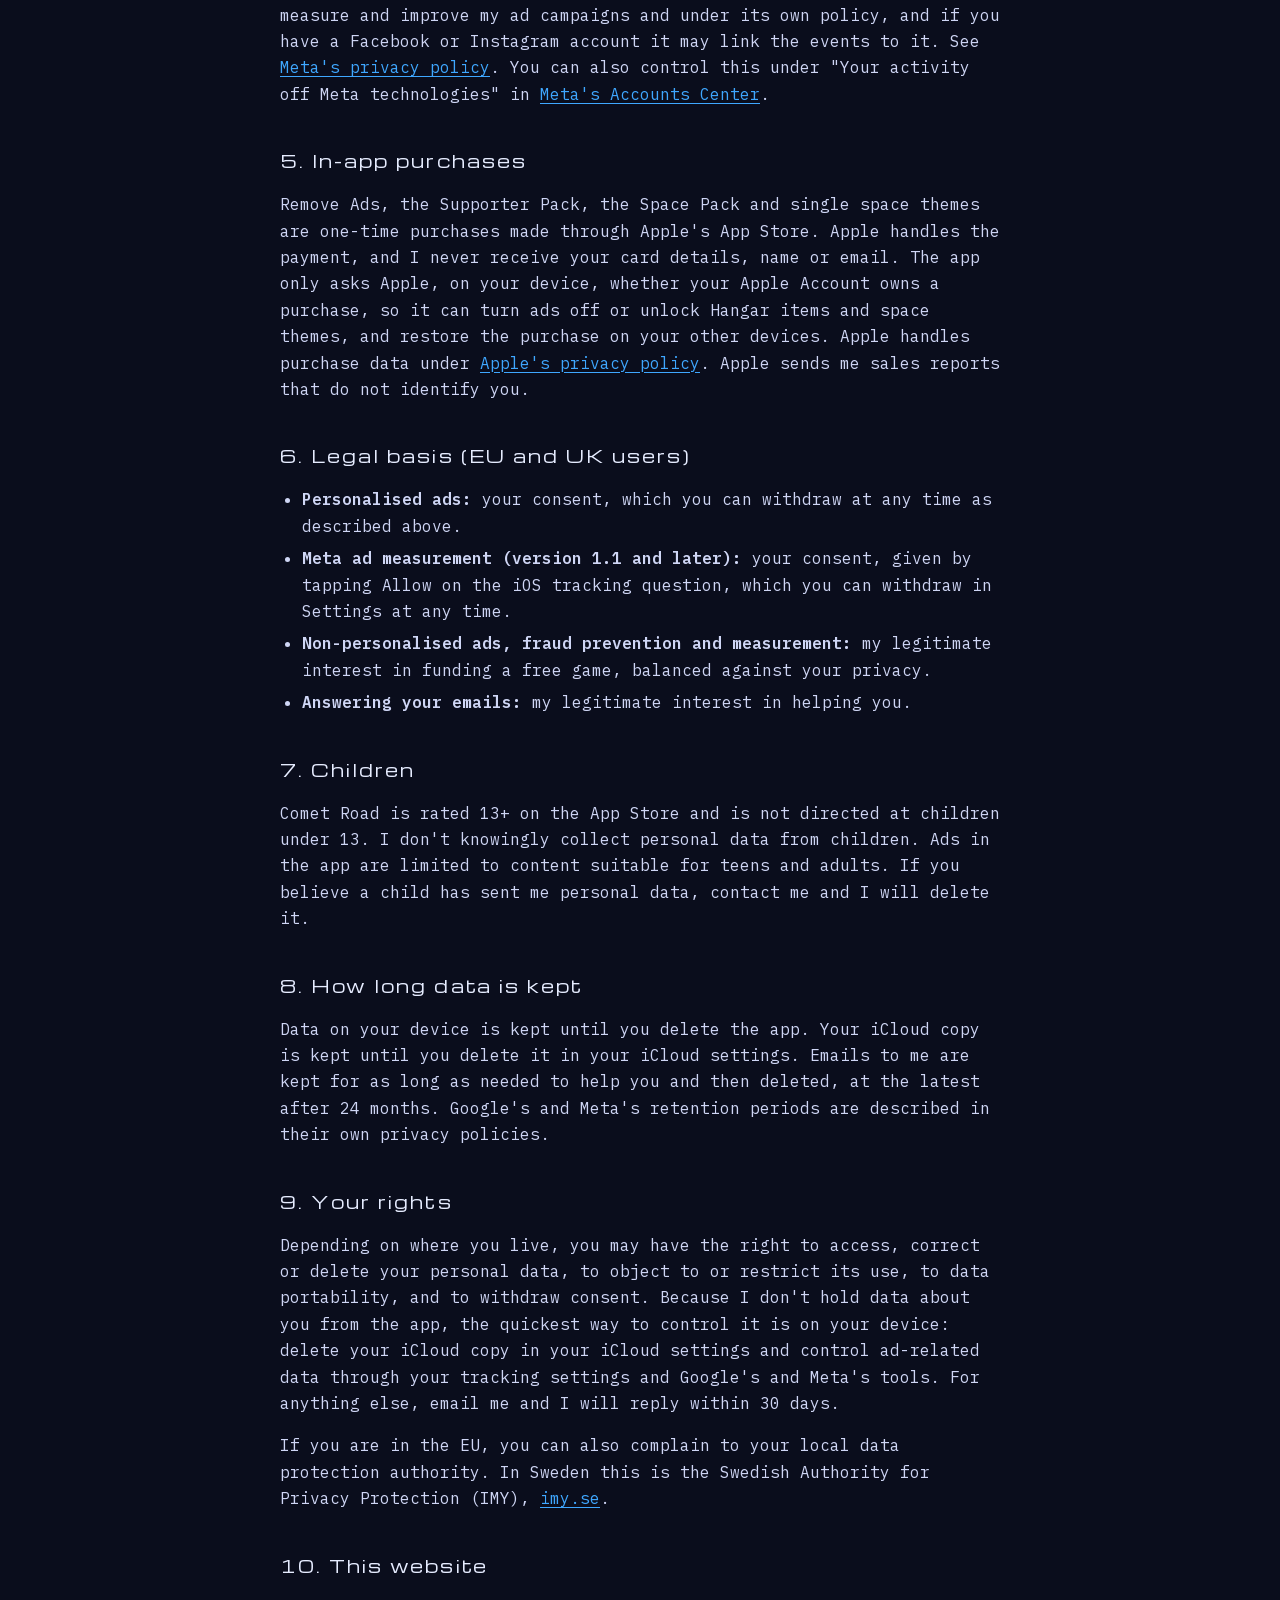
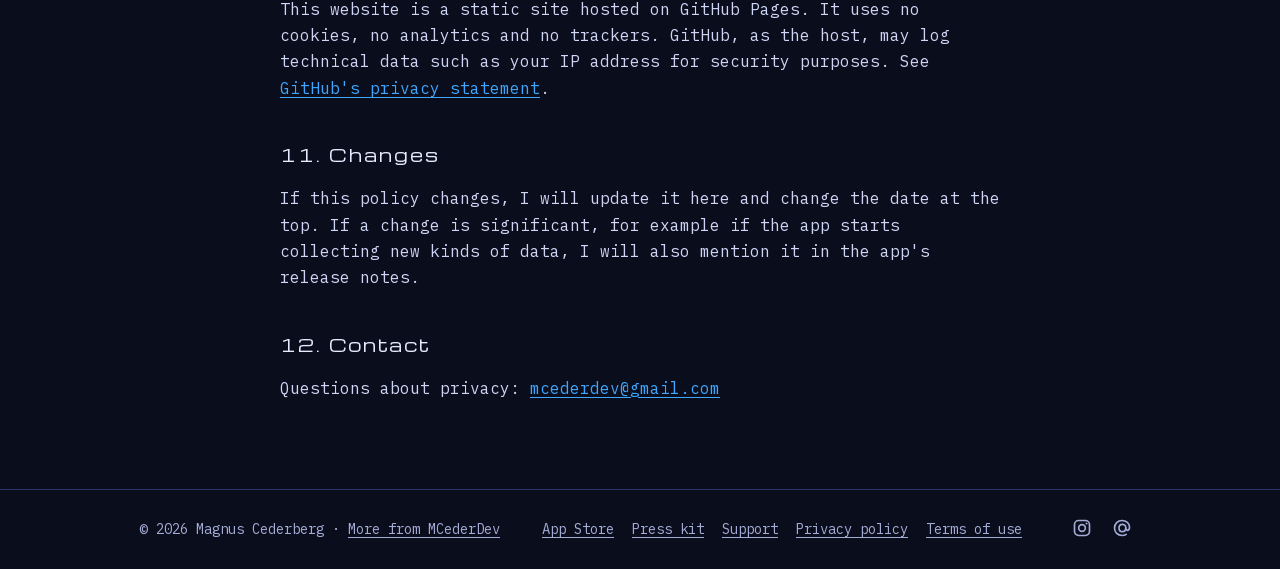
<file: privacy.html>
<!doctype html>
<html lang="en">
<head>
<meta charset="utf-8">
<meta name="viewport" content="width=device-width,initial-scale=1">
<title>Privacy Policy · Comet Road</title>
<meta name="description" content="How the Comet Road iPhone game handles your data, including ads, ad measurement and the Remove Ads purchase.">
<meta name="theme-color" content="#0a0d1c">
<link rel="icon" href="assets/favicon.png" type="image/png">
<link rel="apple-touch-icon" href="assets/apple-touch-icon.png">
<link rel="stylesheet" href="assets/site.css">
</head>
<body>
<a class="skip" href="#main">Skip to content</a>
<header class="top">
  <div class="wrap">
    <a class="brand" href="./"><img src="assets/favicon.png" alt="" width="32" height="32">COMET ROAD</a>
    <nav class="nav" aria-label="Main">
      <a href="./">Home</a>
      <a href="presskit.html">Press kit</a>
      <a href="support.html">Support</a>
      <a href="privacy.html" aria-current="page">Privacy</a>
      <a href="terms.html">Terms</a>
    </nav>
  </div>
</header>

<main id="main" class="doc">
  <div class="wrap">
    <h1>Privacy Policy</h1>
    <p class="meta">Last updated: 15 November 2026</p>

    <div class="note"><p><strong>The short version:</strong> Comet Road has no accounts and I don't collect your personal data. Your progress is saved on your phone and, if you use iCloud, in your own iCloud account, where I can't see it. The game is free and shows ads from Google AdMob, and Google may collect some data to show and measure those ads. From version 1.1, if you allow tracking, the game also tells Meta (Instagram and Facebook) that it was installed and opened, so I can see which of my own ads work. You can say no to tracking and still play everything. A one-time Remove Ads purchase, handled by Apple, turns all ads off. An optional daily reminder is set on your phone and sends nothing anywhere.</p></div>

    <h2>1. Who is responsible</h2>
    <p>Comet Road is made and published by an independent developer, Magnus Cederberg, based in Sweden ("I", "me"). I am the controller for any personal data handled in connection with the app, as described below. You can reach me at <a href="mailto:mcederdev@gmail.com">mcederdev@gmail.com</a>.</p>
    <p>This policy covers the Comet Road app for iPhone and iPad and this website.</p>

    <h2>2. Data that stays on your device</h2>
    <p>To remember your progress, the game saves the following on your device only:</p>
    <ul>
      <li>your best time on each track,</li>
      <li>which tracks you have finished or skipped,</li>
      <li>how many free continues you have and whether you have collected today's Daily Track reward,</li>
      <li>a recording of your best run on each track (only the ship's position over time), used to show your ghost ship,</li>
      <li>your Daily Track streak and your best streak,</li>
      <li>which space theme, ship and trail you picked in the Hangar, and any item you are trying for 24 hours,</li>
      <li>whether you have bought Remove Ads, the Supporter Pack, the Space Pack or a space theme (so the game knows straight away when it starts),</li>
      <li>whether the daily reminder is on, and</li>
      <li>your sound and music settings.</li>
    </ul>
    <p>This data is never sent to me. If you have device backups turned on, Apple may include it in your backup under Apple's own terms.</p>

    <h3>iCloud sync</h3>
    <p>If you are signed in to iCloud on your device, the game also saves your cleared and skipped tracks and best times (your medals come from these) in your own private iCloud storage through Apple's CloudKit, so your progress follows you to your other devices. This data sits in your iCloud account, not on a server of mine, and I cannot see it. Apple handles it under <a href="https://www.apple.com/legal/privacy/">Apple's privacy policy</a>.</p>
    <p>To delete it, open <strong>Settings &rarr; [your name] &rarr; iCloud &rarr; Manage Storage</strong> (called <strong>Manage Account Storage</strong> on newer iOS versions) on your iPhone, choose Comet Road and delete its data. To stop syncing, turn off iCloud for Comet Road in the same place.</p>

    <h3>Daily reminder (notifications)</h3>
    <p>If you turn on the daily reminder in the game's settings, iOS asks for your permission to show notifications. The game then schedules one local notification on your device, once a day at 18:00, to remind you of the Daily Track. It is created on your phone, not sent from a server, and no data leaves your device for it. The reminder is off until you turn it on. You can turn it off in the game's settings or in <strong>Settings &rarr; Notifications &rarr; Comet Road</strong>.</p>

    <h3>Sharing your time</h3>
    <p>If you tap <strong>Share your time</strong> after finishing a track, the game opens Apple's share sheet with a short message holding your time and, for a unique track, its code. You choose who receives it and through which app. The game itself sends nothing.</p>

    <h2>3. Data I collect</h2>
    <p>None. Comet Road has no sign-in, no account, no analytics of its own and no servers of its own. iCloud is an Apple service tied to your Apple Account, and nothing from it reaches me. I don't receive your name, email, location, contacts or anything else from the app. If you email me, I will receive your email address and whatever you write, and I use that only to answer you.</p>

    <h2>4. Advertising (Google AdMob)</h2>
    <p>Comet Road shows two kinds of ads, provided by Google AdMob, a service of Google LLC and Google Ireland Limited:</p>
    <ul>
      <li><strong>Rewarded ads</strong>, which you choose to watch, for example to continue after a crash, skip a track, try a locked track once, double the Daily Track reward, keep a daily streak you missed, or try a locked Hangar ship, trail or space theme for 24 hours. Watching is always your choice.</li>
      <li><strong>Full-screen ads between tracks</strong>, shown now and then when you restart, go to the next track or return to the menu. They never appear during play or in your first ten tracks.</li>
    </ul>
    <p>The game has no banner ads. If you buy Remove Ads, the game stops showing and loading ads.</p>
    <p>AdMob may fill an ad request through other ad networks it works with (mediation). If I add specific ad networks to the game this way, I will name them in this policy.</p>
    <p>To show ads, limit how often you see the same one, prevent fraud and measure how ads perform, the Google Mobile Ads SDK in the app may collect and process:</p>
    <div class="table-scroll">
    <table>
      <thead><tr><th>Data</th><th>Examples</th></tr></thead>
      <tbody>
        <tr><td>Device identifiers</td><td>The Advertising Identifier (IDFA), only if you allow tracking. Otherwise an app-specific identifier (IDFV).</td></tr>
        <tr><td>Approximate location</td><td>Derived from your IP address, for example the country or city. Not your precise GPS location.</td></tr>
        <tr><td>Device and app information</td><td>Device model, operating system version, language, app version.</td></tr>
        <tr><td>Ad interactions</td><td>Which ads were shown, whether you watched or tapped them.</td></tr>
        <tr><td>Diagnostics</td><td>Crash and performance data from the ads SDK.</td></tr>
      </tbody>
    </table>
    </div>
    <p>Google processes this data under its own policies. You can read how Google uses data from apps that use its services at <a href="https://policies.google.com/technologies/partner-sites">policies.google.com/technologies/partner-sites</a>, and Google's privacy policy at <a href="https://policies.google.com/privacy">policies.google.com/privacy</a>.</p>

    <h3>Tracking and personalised ads</h3>
    <p>The first time it's relevant, iOS asks whether Comet Road may track you across apps and websites owned by other companies (App Tracking Transparency). If you tap <strong>Ask App Not to Track</strong>, the app cannot access your Advertising Identifier and you will see non-personalised ads, or ads based only on the context. You can change this at any time in <strong>Settings &rarr; Privacy &amp; Security &rarr; Tracking</strong>.</p>
    <p>Before asking, the game shows a short screen explaining why. The game works the same whatever you choose.</p>
    <p>If you are in the European Economic Area, the United Kingdom or Switzerland, the app also shows a consent form from Google before personalised ads are used. You can change your choice later with the <strong>Privacy</strong> button in the game's menu.</p>
    <p>You can also reset your Advertising Identifier, or turn off personalised ads from Apple, in your device settings.</p>

    <h3>Measuring my own ads (Meta), from version 1.1</h3>
    <p>I advertise Comet Road on Instagram and Facebook. To see which of those ads lead to players, version 1.1 and later include the Meta SDK (App Events) from Meta Platforms Ireland Limited and Meta Platforms, Inc. It does not show ads in the game.</p>
    <p><strong>It only runs if you tap Allow</strong> on the iOS tracking question. If you tap <strong>Ask App Not to Track</strong>, or turn tracking off later in <strong>Settings &rarr; Privacy &amp; Security &rarr; Tracking</strong>, the Meta SDK is not started and nothing is sent to Meta (from the next time you open the game, if you change it later).</p>
    <p>If you allow tracking, the Meta SDK may send to Meta:</p>
    <div class="table-scroll">
    <table>
      <thead><tr><th>Data</th><th>Examples</th></tr></thead>
      <tbody>
        <tr><td>Device identifiers</td><td>The Advertising Identifier (IDFA) and an identifier Meta creates for the app installation.</td></tr>
        <tr><td>App events</td><td>That the game was installed and opened, and that an in-app purchase was made (product and price, not your payment details).</td></tr>
        <tr><td>Device and app information</td><td>Device model, operating system version, language, time zone, app version, IP address.</td></tr>
      </tbody>
    </table>
    </div>
    <p>There is no Facebook login and the game sends no name, email or phone number. I have turned off the SDK's optional extras (extra screen details and sampled app layout information). Meta uses this data to measure and improve my ad campaigns and under its own policy, and if you have a Facebook or Instagram account it may link the events to it. See <a href="https://www.facebook.com/privacy/policy">Meta's privacy policy</a>. You can also control this under "Your activity off Meta technologies" in <a href="https://accountscenter.facebook.com/">Meta's Accounts Center</a>.</p>

    <h2>5. In-app purchases</h2>
    <p>Remove Ads, the Supporter Pack, the Space Pack and single space themes are one-time purchases made through Apple's App Store. Apple handles the payment, and I never receive your card details, name or email. The app only asks Apple, on your device, whether your Apple Account owns a purchase, so it can turn ads off or unlock Hangar items and space themes, and restore the purchase on your other devices. Apple handles purchase data under <a href="https://www.apple.com/legal/privacy/">Apple's privacy policy</a>. Apple sends me sales reports that do not identify you.</p>

    <h2>6. Legal basis (EU and UK users)</h2>
    <ul>
      <li><strong>Personalised ads:</strong> your consent, which you can withdraw at any time as described above.</li>
      <li><strong>Meta ad measurement (version 1.1 and later):</strong> your consent, given by tapping Allow on the iOS tracking question, which you can withdraw in Settings at any time.</li>
      <li><strong>Non-personalised ads, fraud prevention and measurement:</strong> my legitimate interest in funding a free game, balanced against your privacy.</li>
      <li><strong>Answering your emails:</strong> my legitimate interest in helping you.</li>
    </ul>

    <h2>7. Children</h2>
    <p>Comet Road is rated 13+ on the App Store and is not directed at children under 13. I don't knowingly collect personal data from children. Ads in the app are limited to content suitable for teens and adults. If you believe a child has sent me personal data, contact me and I will delete it.</p>

    <h2>8. How long data is kept</h2>
    <p>Data on your device is kept until you delete the app. Your iCloud copy is kept until you delete it in your iCloud settings. Emails to me are kept for as long as needed to help you and then deleted, at the latest after 24 months. Google's and Meta's retention periods are described in their own privacy policies.</p>

    <h2>9. Your rights</h2>
    <p>Depending on where you live, you may have the right to access, correct or delete your personal data, to object to or restrict its use, to data portability, and to withdraw consent. Because I don't hold data about you from the app, the quickest way to control it is on your device: delete your iCloud copy in your iCloud settings and control ad-related data through your tracking settings and Google's and Meta's tools. For anything else, email me and I will reply within 30 days.</p>
    <p>If you are in the EU, you can also complain to your local data protection authority. In Sweden this is the Swedish Authority for Privacy Protection (IMY), <a href="https://www.imy.se">imy.se</a>.</p>

    <h2>10. This website</h2>
    <p>This website is a static site hosted on GitHub Pages. It uses no cookies, no analytics and no trackers. GitHub, as the host, may log technical data such as your IP address for security purposes. See <a href="https://docs.github.com/en/site-policy/privacy-policies/github-general-privacy-statement">GitHub's privacy statement</a>.</p>

    <h2>11. Changes</h2>
    <p>If this policy changes, I will update it here and change the date at the top. If a change is significant, for example if the app starts collecting new kinds of data, I will also mention it in the app's release notes.</p>

    <h2>12. Contact</h2>
    <p>Questions about privacy: <a href="mailto:mcederdev@gmail.com">mcederdev@gmail.com</a></p>
  </div>
</main>

<footer class="foot">
  <div class="wrap">
    <span>&copy; 2026 Magnus Cederberg · <a href="../">More from MCederDev</a></span>
    <nav aria-label="Footer">
      <a href="https://apps.apple.com/app/id6834401952">App Store</a>
      <a href="presskit.html">Press kit</a>
      <a href="support.html">Support</a>
      <a href="privacy.html">Privacy policy</a>
      <a href="terms.html">Terms of use</a>
    </nav>
    <div class="social">
      <a href="https://www.instagram.com/cometroadgame/" aria-label="Comet Road on Instagram (@cometroadgame)" title="Instagram @cometroadgame"><svg viewBox="0 0 24 24" width="20" height="20" fill="none" stroke="currentColor" stroke-width="2" aria-hidden="true"><rect x="3" y="3" width="18" height="18" rx="5"/><circle cx="12" cy="12" r="4"/><circle cx="17.5" cy="6.5" r="1.2" fill="currentColor" stroke="none"/></svg></a>
      <a href="https://www.threads.net/@cometroadgame" aria-label="Comet Road on Threads (@cometroadgame)" title="Threads @cometroadgame"><svg viewBox="0 0 24 24" width="20" height="20" fill="none" stroke="currentColor" stroke-width="2" stroke-linecap="round" aria-hidden="true"><path d="M16.5 11.5c0-2.6-1.8-3.9-4.1-3.9-2.4 0-4 1.7-4 4.4s1.6 4.4 4 4.4c2.3 0 4.1-1.5 4.1-4.4v-1.2c0 5.6 4.5 5.1 4.5 0C21 6.1 17 3 12 3S3 6.6 3 12s4 9 9 9c2 0 3.7-.5 5-1.4"/></svg></a>
    </div>
  </div>
</footer>
</body>
</html>
</file>
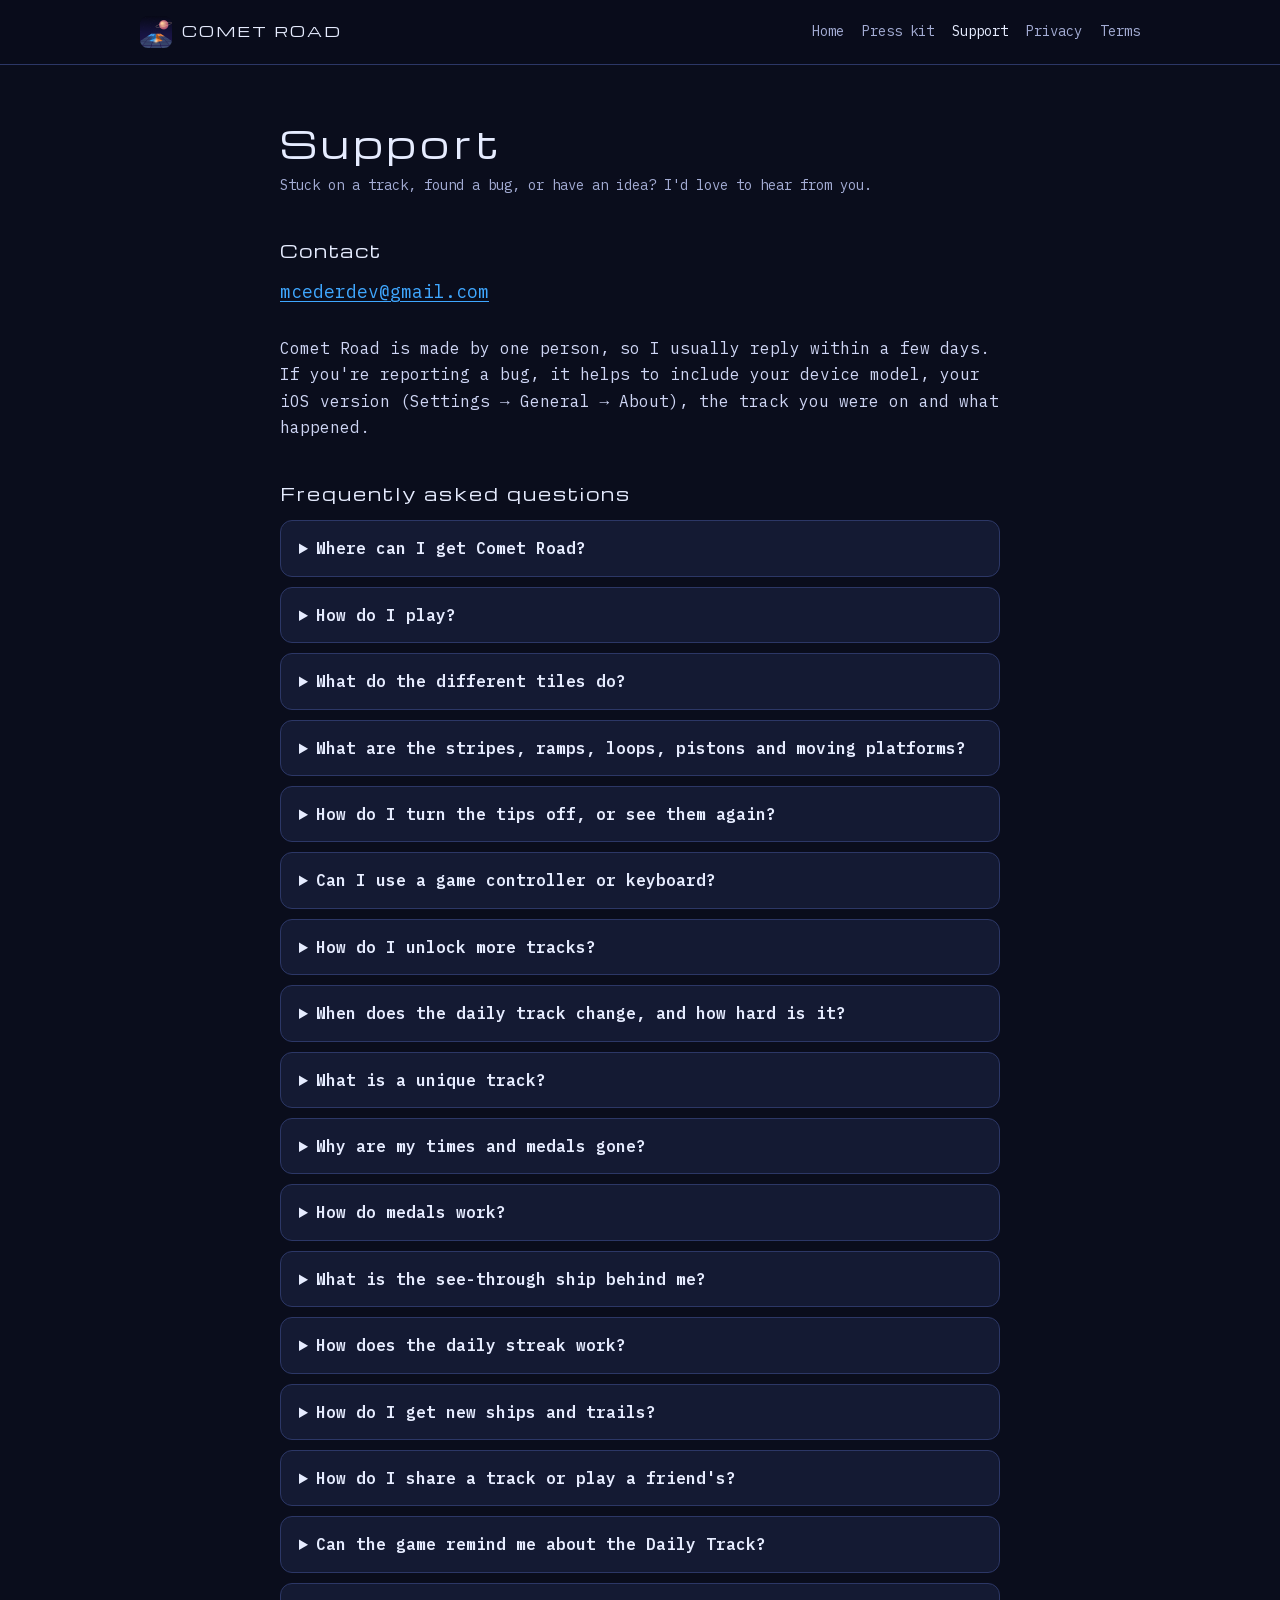
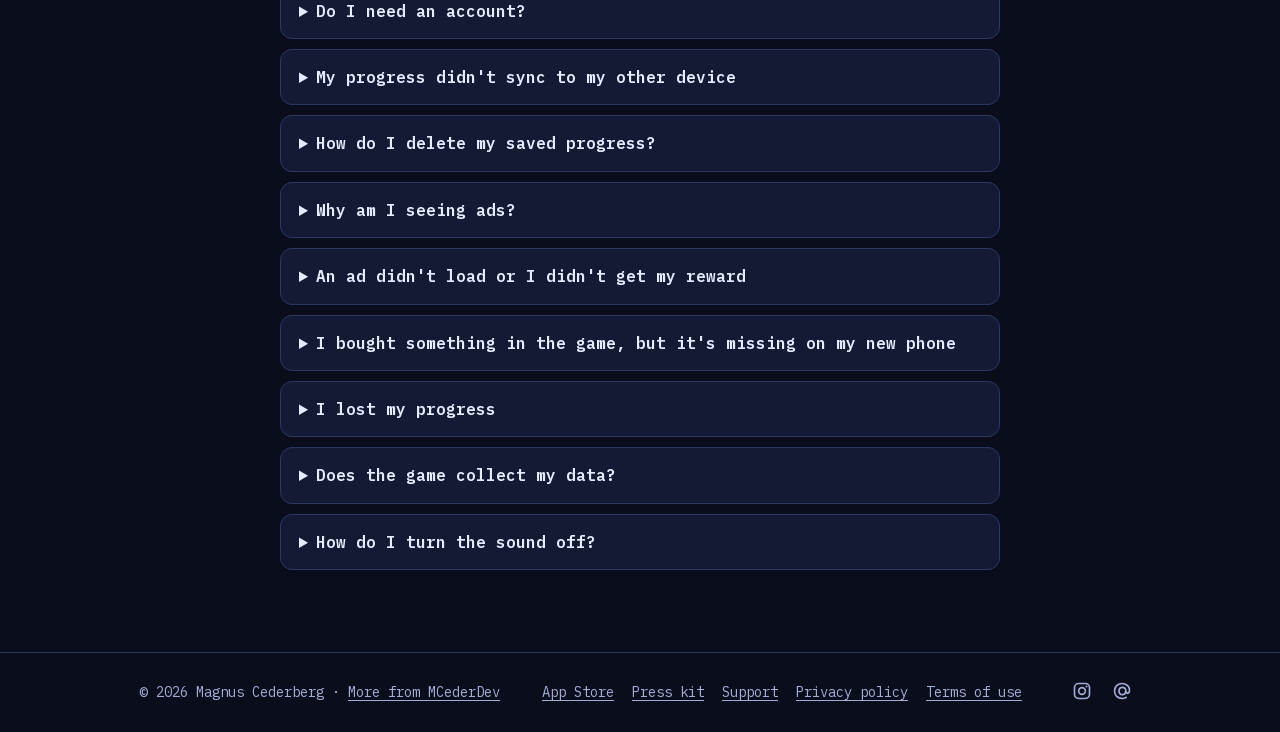
<file: support.html>
<!doctype html>
<html lang="en">
<head>
<meta charset="utf-8">
<meta name="viewport" content="width=device-width,initial-scale=1">
<title>Support · Comet Road</title>
<meta name="description" content="Help and contact for the Comet Road iPhone game.">
<meta name="apple-itunes-app" content="app-id=6834401952">
<meta name="theme-color" content="#0a0d1c">
<link rel="icon" href="assets/favicon.png" type="image/png">
<link rel="apple-touch-icon" href="assets/apple-touch-icon.png">
<link rel="stylesheet" href="assets/site.css">
</head>
<body>
<a class="skip" href="#main">Skip to content</a>
<header class="top">
  <div class="wrap">
    <a class="brand" href="./"><img src="assets/favicon.png" alt="" width="32" height="32">COMET ROAD</a>
    <nav class="nav" aria-label="Main">
      <a href="./">Home</a>
      <a href="presskit.html">Press kit</a>
      <a href="support.html" aria-current="page">Support</a>
      <a href="privacy.html">Privacy</a>
      <a href="terms.html">Terms</a>
    </nav>
  </div>
</header>

<main id="main" class="doc">
  <div class="wrap">
    <h1>Support</h1>
    <p class="meta">Stuck on a track, found a bug, or have an idea? I'd love to hear from you.</p>

    <h2>Contact</h2>
    <p class="contact"><a href="mailto:mcederdev@gmail.com?subject=Comet%20Road%20support">mcederdev@gmail.com</a></p>
    <p>Comet Road is made by one person, so I usually reply within a few days. If you're reporting a bug, it helps to include your device model, your iOS version (Settings &rarr; General &rarr; About), the track you were on and what happened.</p>

    <h2>Frequently asked questions</h2>

    <details>
      <summary>Where can I get Comet Road?</summary>
      <p>Comet Road is free on the App Store for iPhone and iPad, and you can <a href="https://apps.apple.com/app/id6834401952">pre-order it now</a>. It downloads to your device automatically on release day.</p>
    </details>

    <details>
      <summary>How do I play?</summary>
      <p>Use the stick on the left to steer. Push it up to go faster and pull it down to brake. Tap <strong>JUMP</strong> to jump over gaps and onto blocks, and tap <strong>PHASE</strong> to switch your ship between blue and orange.</p>
    </details>

    <details>
      <summary>What do the different tiles do?</summary>
      <p><strong>Grey</strong> tiles are normal road. <strong>Blue</strong> tiles only hold a blue ship and <strong>orange</strong> tiles only an orange one. <strong>Yellow</strong> tiles give you a speed boost, <strong>purple</strong> tiles slow you down, and <strong>red</strong> tiles are hot and destroy your ship. Tall blocks can be landed on, but flying into their side ends your run.</p>
    </details>

    <details>
      <summary>What are the stripes, ramps, loops, pistons and moving platforms?</summary>
      <p>Each tier after Beginner adds something new. <strong>Easy</strong> has striped roads with blue and orange lanes side by side, and roads that curve away. <strong>Medium</strong> has flyovers, where ramps lift one road over another, and curves that change color. <strong>Hard</strong> has loops, where you need enough speed to stay on at the top, slow pads to hop between, and bridges where you change color in mid-air. <strong>Extreme</strong> has pistons that rise and fall, even on winding roads. <strong>Impossible</strong> has platforms that slide from side to side over the gaps, with everything back to back and no rest. Hard, but every track can be beaten. The first time you meet each one, the game stops just before it and shows a short tip. You can see them all again under <strong>Settings › How to play</strong>.</p>
    </details>

    <details>
      <summary>How do I turn the tips off, or see them again?</summary>
      <p>Each tip shows once, the first time a new tile or obstacle comes up, and you can tap <strong>Turn off tips</strong> on any of them. To switch them back on, or to see every tip once more, open <strong>Settings › How to play</strong>. Which tips you've seen syncs through iCloud, so a new device won't repeat them.</p>
    </details>

    <details>
      <summary>Can I use a game controller or keyboard?</summary>
      <p>Yes. Connect any controller that works with iPhone or iPad. The left stick steers, the right trigger speeds up, the left trigger brakes, A jumps, and B or the right shoulder button switches phase. On a keyboard, use the arrow keys or WASD, space to jump, and X or Shift to switch phase.</p>
    </details>

    <details>
      <summary>How do I unlock more tracks?</summary>
      <p>There are 500 tracks in six tiers: Beginner, Easy, Medium, Hard, Extreme and Impossible. Every track in an open tier can be played in any order. When you have cleared three out of four tracks in a tier, the next tier opens. The daily track and unique tracks are always open.</p>
    </details>

    <details>
      <summary>When does the daily track change, and how hard is it?</summary>
      <p>A new daily track arrives at midnight, using the date on your phone, and everyone gets the same one. Its tier follows the week: Beginner on Monday, Easy on Tuesday, Medium on Wednesday, Hard on Thursday, Extreme on Friday and Impossible on Saturday. Sunday is a surprise.</p>
    </details>

    <details>
      <summary>What is a unique track?</summary>
      <p>A brand new track made just for you. Pick which tier it should be made for (any tier you have opened), and the game builds a track nobody has flown before, with that tier's obstacles. The code in its name tells you which track it is.</p>
    </details>

    <details>
      <summary>Why are my times and medals gone?</summary>
      <p>The tracks were rebuilt to make each tier harder than the one before, so old times would not compare with new ones. Once, when you first open the new version, your cleared tracks, best times, medals and ghosts start over. Your purchases and your daily streak are kept. Hangar items you earned by clearing tracks or winning medals lock again until you reach those goals on the new tracks, and anything you bought stays unlocked.</p>
    </details>
    <details>
      <summary>How do medals work?</summary>
      <p>Every numbered track has a bronze, silver and gold time. Finish without using a continue to get bronze. Beat the silver or gold time to win those. Gold times are tough, but every one has been flown. Your medals come from your best times, so they sync to your other devices with iCloud.</p>
    </details>

    <details>
      <summary>What is the see-through ship behind me?</summary>
      <p>That is your ghost: a replay of your best run on that track, so you can see where you gain or lose time. It appears once you have finished a track. You can turn it off in <strong>Settings</strong> with <strong>Race your best run (ghost)</strong>.</p>
    </details>

    <details>
      <summary>How does the daily streak work?</summary>
      <p>Finish the Daily Track on days in a row to build a streak, shown on the Daily Track button. Every seventh day in a row gives you two free continues. If you miss a single day, the game offers to keep your streak by watching a short ad (free with Remove Ads). Miss more than that and the streak starts over.</p>
    </details>

    <details>
      <summary>How do I get new ships and trails?</summary>
      <p>Tap <strong>Hangar</strong> in the menu. It has three tabs, Space, Ship and Trail, with a live preview of what you picked. Each item shows what unlocks it, such as clearing tracks, winning gold medals, opening a tier or keeping a 7-day streak. Four space themes are earned by playing. The paid ones can be bought one at a time or together in the Space Pack, which also gets every new paid theme added in updates. The daily track flies in one of the paid themes every day, so you can try them for free. You can also watch an ad to try a locked item for 24 hours, or buy the optional Supporter Pack to unlock every ship and trail at once. There are seven ships at launch, and more arrive in updates. Themes, ships and trails only change the look, never the track or the speed.</p>
    </details>

    <details>
      <summary>How do I share a track or play a friend's?</summary>
      <p>After you finish a track, tap <strong>Share your time</strong> to send your time, and for a unique track its code, through any app. To play a code you got, tap <strong>Unique track</strong> in the menu, then <strong>Enter a code…</strong>, and type the six characters.</p>
    </details>

    <details>
      <summary>Can the game remind me about the Daily Track?</summary>
      <p>Yes. Turn on <strong>Daily track reminder</strong> in <strong>Settings</strong>, or tap the reminder button after a Daily Track. iOS asks if the game may send notifications, then you get one reminder a day at 6 PM. Turn it off in the same place, or in your phone's Settings &rarr; Notifications &rarr; Comet Road.</p>
    </details>

    <details>
      <summary>Do I need an account?</summary>
      <p>No. There is no sign-in. If your device is signed in to iCloud, your cleared tracks and best times sync between your devices on their own.</p>
    </details>

    <details>
      <summary>My progress didn't sync to my other device</summary>
      <p>Check that both devices are signed in to the same Apple Account, and that iCloud is turned on for Comet Road in Settings &rarr; [your name] &rarr; iCloud. Open the game on both devices while they are online. Syncing keeps every cleared track and the best time for each track, so nothing is lost.</p>
    </details>

    <details>
      <summary>How do I delete my saved progress?</summary>
      <p>Deleting the app removes the copy on your device. To delete the iCloud copy, open Settings &rarr; [your name] &rarr; iCloud &rarr; Manage Storage, choose Comet Road and delete its data.</p>
    </details>

    <details>
      <summary>Why am I seeing ads?</summary>
      <p>Comet Road is free, and ads help pay for it. Some ads you choose to watch, for example to continue after a crash or to skip a track you are stuck on. Now and then a short ad also plays between tracks, but never during play and not in your first ten tracks. There are no banner ads. If you'd rather have no ads at all, you can buy Remove Ads once from the game's menu.</p>
    </details>

    <details>
      <summary>An ad didn't load or I didn't get my reward</summary>
      <p>If no ad can load, for example because you are offline, the game gives you the reward anyway. If you close a reward ad before it ends, you don't get the reward and can try again. If something still seems wrong, email me and let me know.</p>
    </details>

    <details>
      <summary>I bought something in the game, but it's missing on my new phone</summary>
      <p>Open <strong>Settings</strong> and tap <strong>Restore purchase</strong>. This restores both purchases. Make sure you are signed in to the same Apple Account you bought it with. For refunds, go to <a href="https://reportaproblem.apple.com">reportaproblem.apple.com</a>, since Apple handles all payments.</p>
    </details>

    <details>
      <summary>I lost my progress</summary>
      <p>If iCloud is on, your progress comes back on its own when you install the game on a device signed in to the same Apple Account. If iCloud was off, your progress was saved only on your device. Then it can't be recovered if you deleted the app or moved to a new phone, but restoring an iCloud or computer backup of your device usually brings it back.</p>
    </details>

    <details>
      <summary>Does the game collect my data?</summary>
      <p>I don't collect any personal data. Your iCloud copy is handled by Apple, and I can't see it. The ads are provided by Google AdMob, which may collect some data to show and measure ads. You can say no to tracking when iOS asks. The details are in the <a href="privacy.html">Privacy Policy</a>.</p>
    </details>

    <details>
      <summary>How do I turn the sound off?</summary>
      <p>Open <strong>Settings</strong> and turn off <strong>Sound</strong>. There are separate sliders for effects, the engine and the music, so you can keep the sound effects and turn the music down. The music goes quiet by itself while another app plays audio, and the game respects your phone's volume.</p>
    </details>
  </div>
</main>

<footer class="foot">
  <div class="wrap">
    <span>&copy; 2026 Magnus Cederberg · <a href="../">More from MCederDev</a></span>
    <nav aria-label="Footer">
      <a href="https://apps.apple.com/app/id6834401952">App Store</a>
      <a href="presskit.html">Press kit</a>
      <a href="support.html">Support</a>
      <a href="privacy.html">Privacy policy</a>
      <a href="terms.html">Terms of use</a>
    </nav>
    <div class="social">
      <a href="https://www.instagram.com/cometroadgame/" aria-label="Comet Road on Instagram (@cometroadgame)" title="Instagram @cometroadgame"><svg viewBox="0 0 24 24" width="20" height="20" fill="none" stroke="currentColor" stroke-width="2" aria-hidden="true"><rect x="3" y="3" width="18" height="18" rx="5"/><circle cx="12" cy="12" r="4"/><circle cx="17.5" cy="6.5" r="1.2" fill="currentColor" stroke="none"/></svg></a>
      <a href="https://www.threads.net/@cometroadgame" aria-label="Comet Road on Threads (@cometroadgame)" title="Threads @cometroadgame"><svg viewBox="0 0 24 24" width="20" height="20" fill="none" stroke="currentColor" stroke-width="2" stroke-linecap="round" aria-hidden="true"><path d="M16.5 11.5c0-2.6-1.8-3.9-4.1-3.9-2.4 0-4 1.7-4 4.4s1.6 4.4 4 4.4c2.3 0 4.1-1.5 4.1-4.4v-1.2c0 5.6 4.5 5.1 4.5 0C21 6.1 17 3 12 3S3 6.6 3 12s4 9 9 9c2 0 3.7-.5 5-1.4"/></svg></a>
    </div>
  </div>
</footer>
</body>
</html>
</file>
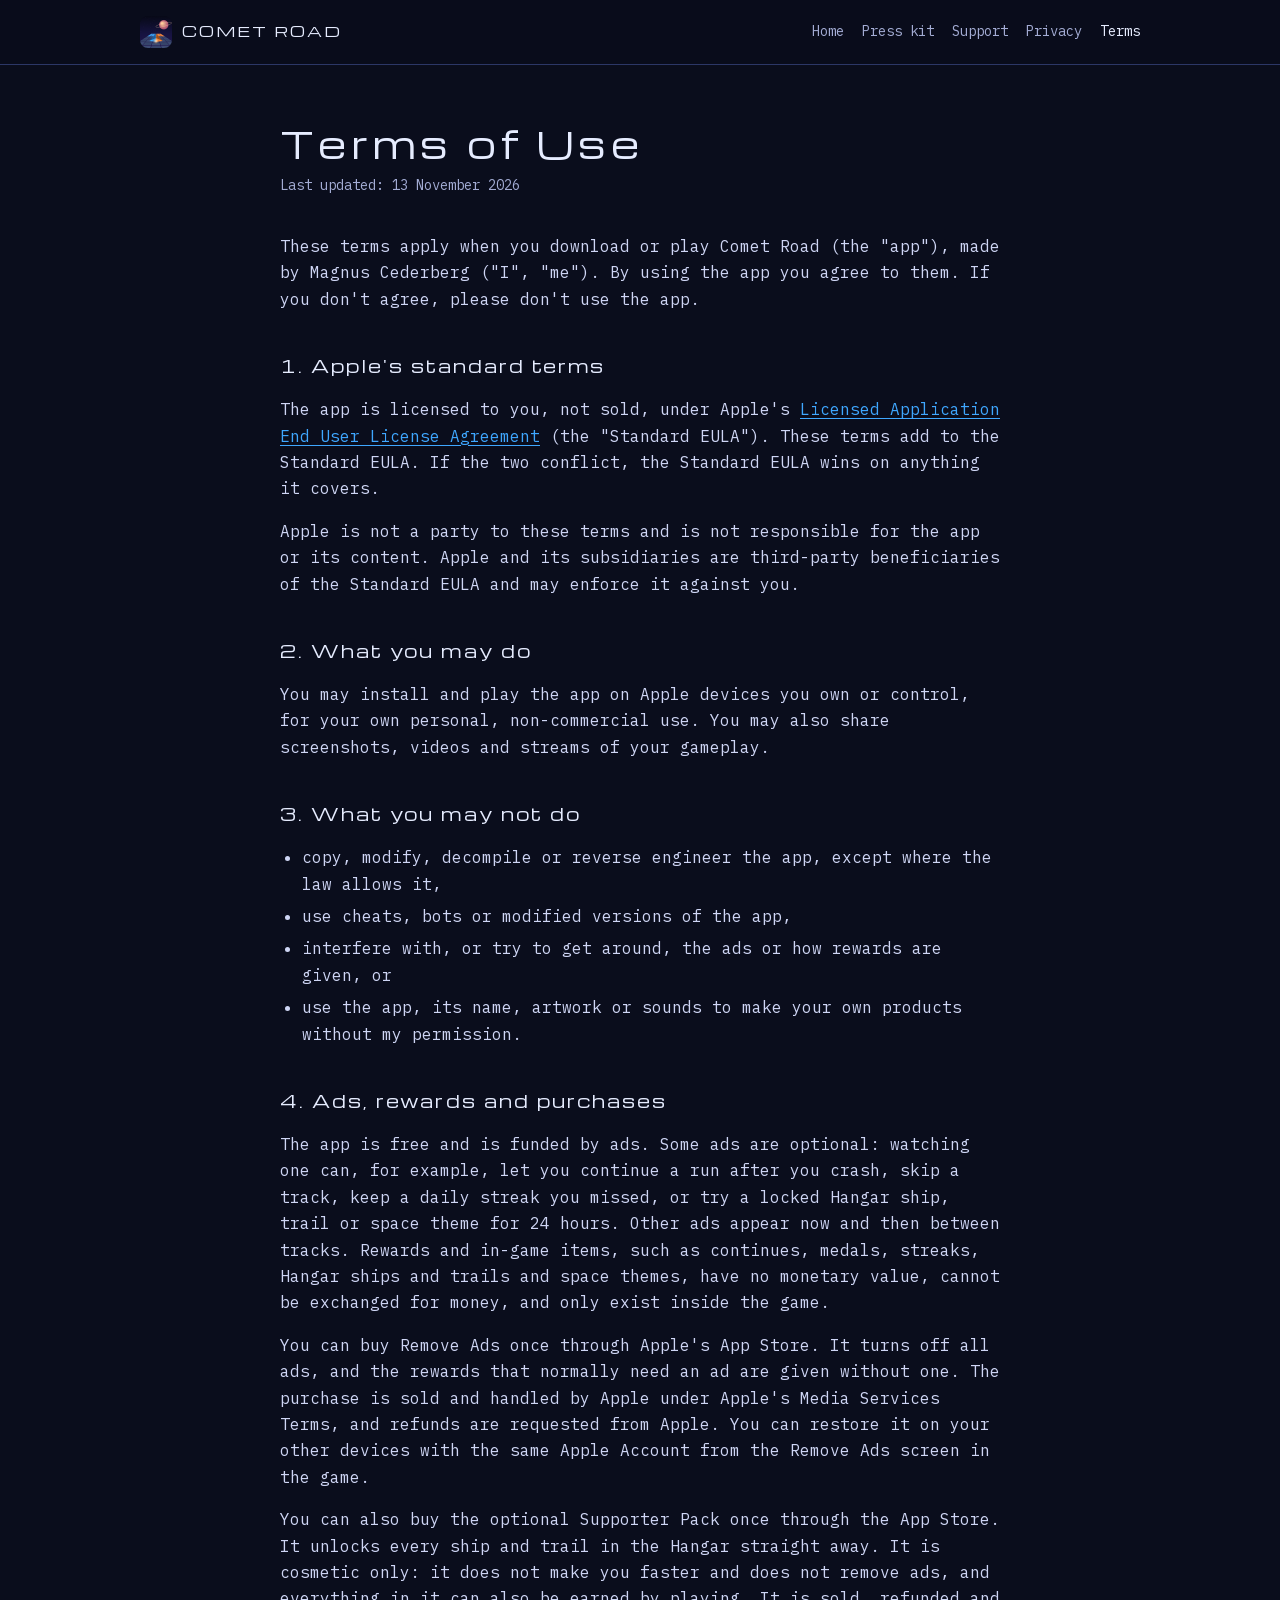
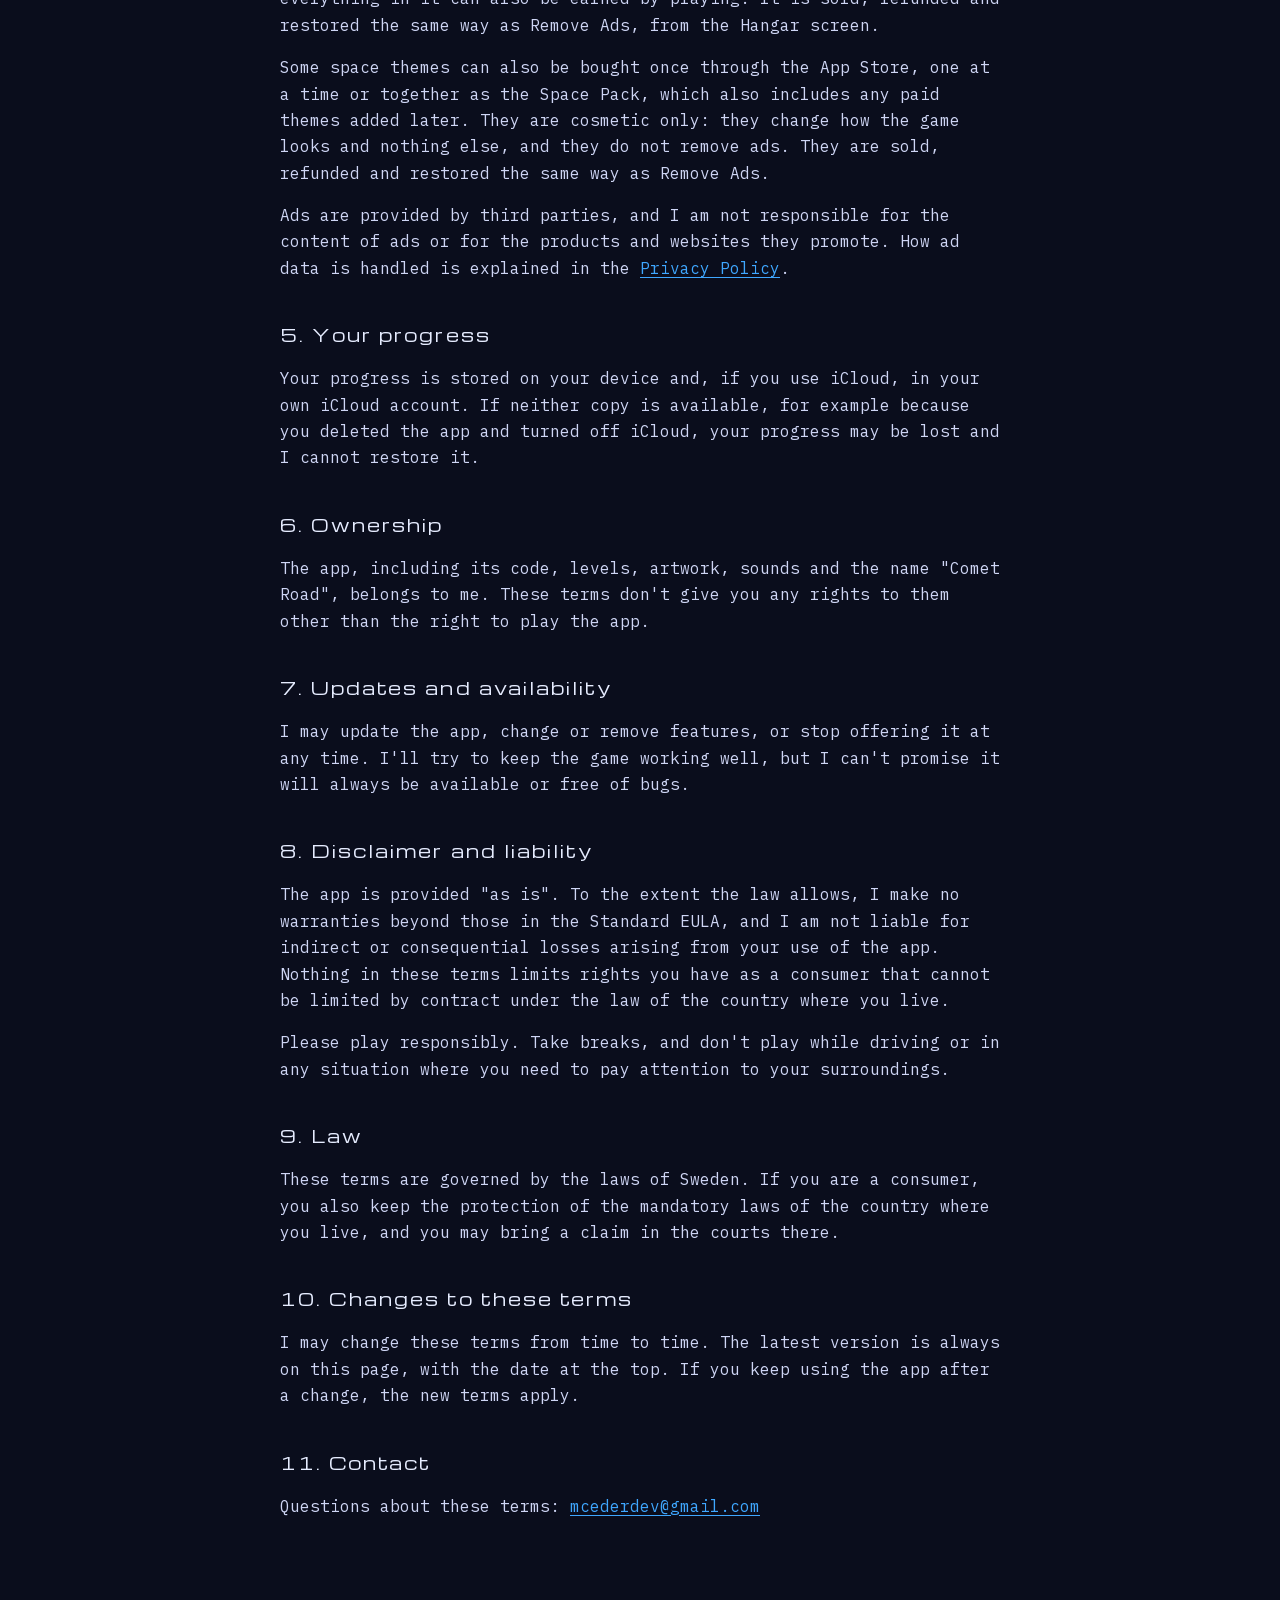
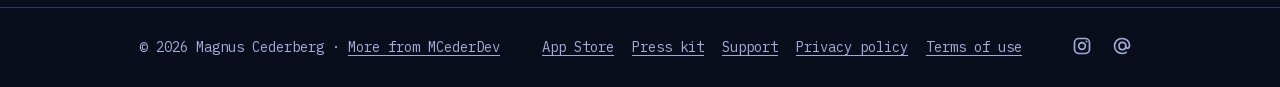
<file: terms.html>
<!doctype html>
<html lang="en">
<head>
<meta charset="utf-8">
<meta name="viewport" content="width=device-width,initial-scale=1">
<title>Terms of Use · Comet Road</title>
<meta name="description" content="The terms for using the Comet Road iPhone game.">
<meta name="theme-color" content="#0a0d1c">
<link rel="icon" href="assets/favicon.png" type="image/png">
<link rel="apple-touch-icon" href="assets/apple-touch-icon.png">
<link rel="stylesheet" href="assets/site.css">
</head>
<body>
<a class="skip" href="#main">Skip to content</a>
<header class="top">
  <div class="wrap">
    <a class="brand" href="./"><img src="assets/favicon.png" alt="" width="32" height="32">COMET ROAD</a>
    <nav class="nav" aria-label="Main">
      <a href="./">Home</a>
      <a href="presskit.html">Press kit</a>
      <a href="support.html">Support</a>
      <a href="privacy.html">Privacy</a>
      <a href="terms.html" aria-current="page">Terms</a>
    </nav>
  </div>
</header>

<main id="main" class="doc">
  <div class="wrap">
    <h1>Terms of Use</h1>
    <p class="meta">Last updated: 13 November 2026</p>

    <p>These terms apply when you download or play Comet Road (the "app"), made by Magnus Cederberg ("I", "me"). By using the app you agree to them. If you don't agree, please don't use the app.</p>

    <h2>1. Apple's standard terms</h2>
    <p>The app is licensed to you, not sold, under Apple's <a href="https://www.apple.com/legal/internet-services/itunes/dev/stdeula/">Licensed Application End User License Agreement</a> (the "Standard EULA"). These terms add to the Standard EULA. If the two conflict, the Standard EULA wins on anything it covers.</p>
    <p>Apple is not a party to these terms and is not responsible for the app or its content. Apple and its subsidiaries are third-party beneficiaries of the Standard EULA and may enforce it against you.</p>

    <h2>2. What you may do</h2>
    <p>You may install and play the app on Apple devices you own or control, for your own personal, non-commercial use. You may also share screenshots, videos and streams of your gameplay.</p>

    <h2>3. What you may not do</h2>
    <ul>
      <li>copy, modify, decompile or reverse engineer the app, except where the law allows it,</li>
      <li>use cheats, bots or modified versions of the app,</li>
      <li>interfere with, or try to get around, the ads or how rewards are given, or</li>
      <li>use the app, its name, artwork or sounds to make your own products without my permission.</li>
    </ul>

    <h2>4. Ads, rewards and purchases</h2>
    <p>The app is free and is funded by ads. Some ads are optional: watching one can, for example, let you continue a run after you crash, skip a track, keep a daily streak you missed, or try a locked Hangar ship, trail or space theme for 24 hours. Other ads appear now and then between tracks. Rewards and in-game items, such as continues, medals, streaks, Hangar ships and trails and space themes, have no monetary value, cannot be exchanged for money, and only exist inside the game.</p>
    <p>You can buy Remove Ads once through Apple's App Store. It turns off all ads, and the rewards that normally need an ad are given without one. The purchase is sold and handled by Apple under Apple's Media Services Terms, and refunds are requested from Apple. You can restore it on your other devices with the same Apple Account from the Remove Ads screen in the game.</p>
    <p>You can also buy the optional Supporter Pack once through the App Store. It unlocks every ship and trail in the Hangar straight away. It is cosmetic only: it does not make you faster and does not remove ads, and everything in it can also be earned by playing. It is sold, refunded and restored the same way as Remove Ads, from the Hangar screen.</p>
    <p>Some space themes can also be bought once through the App Store, one at a time or together as the Space Pack, which also includes any paid themes added later. They are cosmetic only: they change how the game looks and nothing else, and they do not remove ads. They are sold, refunded and restored the same way as Remove Ads.</p>
    <p>Ads are provided by third parties, and I am not responsible for the content of ads or for the products and websites they promote. How ad data is handled is explained in the <a href="privacy.html">Privacy Policy</a>.</p>

    <h2>5. Your progress</h2>
    <p>Your progress is stored on your device and, if you use iCloud, in your own iCloud account. If neither copy is available, for example because you deleted the app and turned off iCloud, your progress may be lost and I cannot restore it.</p>

    <h2>6. Ownership</h2>
    <p>The app, including its code, levels, artwork, sounds and the name "Comet Road", belongs to me. These terms don't give you any rights to them other than the right to play the app.</p>

    <h2>7. Updates and availability</h2>
    <p>I may update the app, change or remove features, or stop offering it at any time. I'll try to keep the game working well, but I can't promise it will always be available or free of bugs.</p>

    <h2>8. Disclaimer and liability</h2>
    <p>The app is provided "as is". To the extent the law allows, I make no warranties beyond those in the Standard EULA, and I am not liable for indirect or consequential losses arising from your use of the app. Nothing in these terms limits rights you have as a consumer that cannot be limited by contract under the law of the country where you live.</p>
    <p>Please play responsibly. Take breaks, and don't play while driving or in any situation where you need to pay attention to your surroundings.</p>

    <h2>9. Law</h2>
    <p>These terms are governed by the laws of Sweden. If you are a consumer, you also keep the protection of the mandatory laws of the country where you live, and you may bring a claim in the courts there.</p>

    <h2>10. Changes to these terms</h2>
    <p>I may change these terms from time to time. The latest version is always on this page, with the date at the top. If you keep using the app after a change, the new terms apply.</p>

    <h2>11. Contact</h2>
    <p>Questions about these terms: <a href="mailto:mcederdev@gmail.com">mcederdev@gmail.com</a></p>
  </div>
</main>

<footer class="foot">
  <div class="wrap">
    <span>&copy; 2026 Magnus Cederberg · <a href="../">More from MCederDev</a></span>
    <nav aria-label="Footer">
      <a href="https://apps.apple.com/app/id6834401952">App Store</a>
      <a href="presskit.html">Press kit</a>
      <a href="support.html">Support</a>
      <a href="privacy.html">Privacy policy</a>
      <a href="terms.html">Terms of use</a>
    </nav>
    <div class="social">
      <a href="https://www.instagram.com/cometroadgame/" aria-label="Comet Road on Instagram (@cometroadgame)" title="Instagram @cometroadgame"><svg viewBox="0 0 24 24" width="20" height="20" fill="none" stroke="currentColor" stroke-width="2" aria-hidden="true"><rect x="3" y="3" width="18" height="18" rx="5"/><circle cx="12" cy="12" r="4"/><circle cx="17.5" cy="6.5" r="1.2" fill="currentColor" stroke="none"/></svg></a>
      <a href="https://www.threads.net/@cometroadgame" aria-label="Comet Road on Threads (@cometroadgame)" title="Threads @cometroadgame"><svg viewBox="0 0 24 24" width="20" height="20" fill="none" stroke="currentColor" stroke-width="2" stroke-linecap="round" aria-hidden="true"><path d="M16.5 11.5c0-2.6-1.8-3.9-4.1-3.9-2.4 0-4 1.7-4 4.4s1.6 4.4 4 4.4c2.3 0 4.1-1.5 4.1-4.4v-1.2c0 5.6 4.5 5.1 4.5 0C21 6.1 17 3 12 3S3 6.6 3 12s4 9 9 9c2 0 3.7-.5 5-1.4"/></svg></a>
    </div>
  </div>
</footer>
</body>
</html>
</file>
<file: assets/site.css>
/* Comet Road website. One dark look on purpose, matching the game. */
@font-face{font-family:"Michroma";font-weight:400;font-display:swap;src:url(fonts/Michroma-400-latin.woff2) format("woff2");unicode-range:U+0000-00FF,U+0131,U+0152-0153,U+02BB-02BC,U+02C6,U+02DA,U+02DC,U+2000-206F,U+2074,U+20AC,U+2122,U+2191,U+2193,U+2212,U+2215,U+FEFF,U+FFFD}
@font-face{font-family:"Michroma";font-weight:400;font-display:swap;src:url(fonts/Michroma-400-latin-ext.woff2) format("woff2");unicode-range:U+0100-02BA,U+02BD-02C5,U+02C7-02CC,U+02CE-02D7,U+02DD-02FF,U+0304,U+0308,U+0329,U+1E00-1EFF,U+2020,U+20A0-20AB,U+20AD-20C4,U+2113,U+2C60-2C7F,U+A720-A7FF}
@font-face{font-family:"IBM Plex Mono";font-weight:400;font-display:swap;src:url(fonts/IBMPlexMono-400-latin.woff2) format("woff2");unicode-range:U+0000-00FF,U+0131,U+0152-0153,U+02BB-02BC,U+02C6,U+02DA,U+02DC,U+2000-206F,U+2074,U+20AC,U+2122,U+2191,U+2193,U+2212,U+2215,U+FEFF,U+FFFD}
@font-face{font-family:"IBM Plex Mono";font-weight:400;font-display:swap;src:url(fonts/IBMPlexMono-400-latin-ext.woff2) format("woff2");unicode-range:U+0100-02BA,U+02BD-02C5,U+02C7-02CC,U+02CE-02D7,U+02DD-02FF,U+0304,U+0308,U+0329,U+1E00-1EFF,U+2020,U+20A0-20AB,U+20AD-20C4,U+2113,U+2C60-2C7F,U+A720-A7FF}
@font-face{font-family:"IBM Plex Mono";font-weight:600;font-display:swap;src:url(fonts/IBMPlexMono-600-latin.woff2) format("woff2");unicode-range:U+0000-00FF,U+0131,U+0152-0153,U+02BB-02BC,U+02C6,U+02DA,U+02DC,U+2000-206F,U+2074,U+20AC,U+2122,U+2191,U+2193,U+2212,U+2215,U+FEFF,U+FFFD}
@font-face{font-family:"IBM Plex Mono";font-weight:600;font-display:swap;src:url(fonts/IBMPlexMono-600-latin-ext.woff2) format("woff2");unicode-range:U+0100-02BA,U+02BD-02C5,U+02C7-02CC,U+02CE-02D7,U+02DD-02FF,U+0304,U+0308,U+0329,U+1E00-1EFF,U+2020,U+20A0-20AB,U+20AD-20C4,U+2113,U+2C60-2C7F,U+A720-A7FF}

:root{
  --void:#0a0d1c; --night:#17133a; --panel:#141a33; --line:#2c3766; --ink:#e6ecff; --muted:#a3acd4;
  --blue:#3fa7ff; --orange:#ff8a3d; --amber:#f2c14e;
  --display:"Michroma","Eurostile","Trebuchet MS",sans-serif;
  --mono:"IBM Plex Mono",ui-monospace,Menlo,Consolas,monospace;
  color-scheme:dark;
}
*{box-sizing:border-box}
html{-webkit-text-size-adjust:100%}
body{margin:0;background:var(--void);color:var(--ink);font:16px/1.65 var(--mono);min-height:100vh;display:flex;flex-direction:column}
a{color:var(--blue);text-underline-offset:3px}
a:hover{color:var(--orange)}
a:focus-visible,button:focus-visible{outline:2px solid var(--amber);outline-offset:3px;border-radius:4px}
img{max-width:100%;display:block}

.wrap{width:100%;max-width:1040px;margin:0 auto;padding:0 20px}
.skip{position:absolute;left:-9999px}
.skip:focus{left:16px;top:12px;background:var(--panel);padding:8px 12px;z-index:10}

/* Header */
.top{border-bottom:1px solid var(--line);background:rgba(10,13,28,.85);backdrop-filter:blur(8px);position:sticky;top:0;z-index:5}
.top .wrap{display:flex;align-items:center;justify-content:space-between;gap:16px;min-height:64px;flex-wrap:wrap}
.brand{display:flex;align-items:center;gap:10px;color:var(--ink);text-decoration:none;font-family:var(--display);letter-spacing:.14em;font-size:14px}
.brand img{width:32px;height:32px;border-radius:8px}
.nav{display:flex;gap:18px;flex-wrap:wrap;font-size:14px}
.nav a{color:var(--muted);text-decoration:none}
.nav a:hover,.nav a[aria-current="page"]{color:var(--ink)}

/* Hero */
.hero{position:relative;overflow:hidden;background:linear-gradient(180deg,var(--void) 0%,var(--night) 100%);border-bottom:1px solid var(--line)}
.stars{position:absolute;inset:0;background-image:
  radial-gradient(1px 1px at 12% 18%,#fff9 50%,transparent 51%),radial-gradient(1px 1px at 34% 8%,#fff7 50%,transparent 51%),
  radial-gradient(1.5px 1.5px at 58% 22%,#fffb 50%,transparent 51%),radial-gradient(1px 1px at 76% 12%,#fff8 50%,transparent 51%),
  radial-gradient(1px 1px at 88% 30%,#fff6 50%,transparent 51%),radial-gradient(1.5px 1.5px at 22% 36%,#fff8 50%,transparent 51%),
  radial-gradient(1px 1px at 46% 40%,#fff5 50%,transparent 51%),radial-gradient(1px 1px at 6% 48%,#fff7 50%,transparent 51%),
  radial-gradient(1px 1px at 94% 6%,#fff8 50%,transparent 51%),radial-gradient(1px 1px at 66% 44%,#fff5 50%,transparent 51%);pointer-events:none}
.hero .wrap{position:relative;display:grid;grid-template-columns:1.1fr .9fr;gap:40px;align-items:center;padding-top:72px;padding-bottom:180px}
.hero h1{font-family:var(--display);font-weight:400;font-size:clamp(30px,6vw,56px);letter-spacing:.14em;line-height:1.15;margin:0 0 18px}
.hero h1 .b{color:var(--blue)} .hero h1 .o{color:var(--orange)}
.lede{font-size:18px;color:var(--muted);max-width:34em;margin:0 0 28px}
.hero-art img{display:block;width:100%;height:auto;aspect-ratio:1/1;object-fit:cover;max-width:380px;margin-left:auto;border-radius:22%;box-shadow:0 30px 80px -20px #3fa7ff55,0 20px 60px -30px #ff8a3d66}

/* Moving track along the bottom of the hero */
.track{position:absolute;left:-10%;right:-10%;bottom:-40px;height:220px;perspective:300px;pointer-events:none}
.track::before{content:"";position:absolute;inset:0 0 -200px;transform:rotateX(62deg);transform-origin:50% 0;
  background:
    linear-gradient(90deg,transparent 0 46%,#3fa7ff40 46% 50%,#ff8a3d40 50% 54%,transparent 54%),
    repeating-linear-gradient(90deg,#2c3766 0 2px,transparent 2px 80px),
    repeating-linear-gradient(0deg,#2c3766 0 2px,transparent 2px 60px);
  animation:roll 1.4s linear infinite;
  -webkit-mask-image:linear-gradient(180deg,transparent,#000 40%);mask-image:linear-gradient(180deg,transparent,#000 40%)}
@keyframes roll{to{background-position:0 0,0 0,0 60px}}
@media (prefers-reduced-motion:reduce){.track::before{animation:none}}

.cta{display:flex;gap:14px;flex-wrap:wrap;align-items:center}
.store-badge{display:inline-flex;align-items:center;gap:10px;background:#000;color:#fff;border:1px solid #fff4;border-radius:12px;padding:10px 18px;text-decoration:none;font-family:var(--display);font-size:13px;letter-spacing:.08em}
.store-badge svg{width:22px;height:22px;fill:currentColor}
.store-badge small{display:block;font-family:var(--mono);font-size:11px;letter-spacing:0;color:#ccd}
.store-badge[aria-disabled="true"]{cursor:default}
.store-badge[href]:hover,.store-badge[href]:focus-visible{border-color:#fff;background:#111}
.ghost{color:var(--muted);font-size:14px}

/* Sections */
main{flex:1}
section{padding:72px 0}
h2{font-family:var(--display);font-weight:400;letter-spacing:.12em;font-size:clamp(20px,3.4vw,28px);margin:0 0 24px}
.grid{display:grid;grid-template-columns:repeat(auto-fit,minmax(220px,1fr));gap:18px}
.card{background:var(--panel);border:1px solid var(--line);border-radius:14px;padding:22px}
.card h3{font-family:var(--display);font-weight:400;font-size:14px;letter-spacing:.1em;margin:0 0 8px}
.card p{margin:0;color:var(--muted);font-size:15px}
.dot{display:inline-block;width:10px;height:10px;border-radius:50%;margin-right:8px;vertical-align:1px}
.dot.b{background:var(--blue);box-shadow:0 0 8px var(--blue)} .dot.o{background:var(--orange);box-shadow:0 0 8px var(--orange)} .dot.a{background:var(--amber);box-shadow:0 0 8px var(--amber)}
.phase{display:grid;grid-template-columns:1fr 1fr;gap:18px;align-items:center}
.phase p{color:var(--muted);margin:0 0 14px}
.tiles{display:grid;grid-template-columns:repeat(6,1fr);gap:6px;transform:perspective(500px) rotateX(35deg);width:100%;max-width:420px;margin:0 auto}
.tiles i{display:block;aspect-ratio:1.4;border-radius:4px;background:#2c3766}
.tiles i.b{background:var(--blue)} .tiles i.o{background:var(--orange)} .tiles i.x{background:transparent}

/* Text pages */
.doc{padding:56px 0 72px}
.doc .wrap{max-width:760px}
.doc h1{font-family:var(--display);font-weight:400;letter-spacing:.12em;font-size:clamp(24px,4.4vw,36px);margin:0 0 8px;line-height:1.25}
.doc .meta{color:var(--muted);font-size:14px;margin:0 0 36px}
.doc h2{font-size:17px;margin:40px 0 12px}
.doc h3{font-size:16px;margin:24px 0 8px}
.doc p,.doc li{color:#cfd6f5;overflow-wrap:anywhere}
.doc ul{padding-left:22px}
.doc li{margin:6px 0}
.note{border-left:3px solid var(--amber);background:var(--panel);padding:14px 18px;border-radius:0 10px 10px 0;margin:24px 0}
.note p{margin:0}
table{width:100%;border-collapse:collapse;font-size:14px;margin:12px 0 20px}
th,td{text-align:left;padding:10px 12px;border-bottom:1px solid var(--line);vertical-align:top}
th{font-weight:600;color:var(--ink)}
td{color:#cfd6f5}
.table-scroll{overflow-x:auto}
details{background:var(--panel);border:1px solid var(--line);border-radius:12px;padding:14px 18px;margin:10px 0}
summary{cursor:pointer;font-weight:600;color:var(--ink)}
details p{margin:10px 0 0}
.contact{font-size:18px;margin:8px 0 28px}

/* Footer */
.foot{border-top:1px solid var(--line);padding:28px 0;color:var(--muted);font-size:14px}
.foot .wrap{display:flex;gap:16px;justify-content:space-between;flex-wrap:wrap}
.foot nav{display:flex;gap:18px;flex-wrap:wrap}
.foot a{color:var(--muted)}
.foot .social{display:flex;gap:4px;margin:-8px 0}
.foot .social a{display:grid;place-items:center;width:36px;height:36px;border-radius:10px}
.foot .social a:hover,.foot .social a:focus-visible{color:var(--ink,#fff);background:rgba(255,255,255,.08)}

@media (max-width:760px){
  .hero .wrap{grid-template-columns:1fr;padding-top:40px;padding-bottom:150px;gap:28px}
  .hero-art{order:-1}
  .hero-art img{max-width:min(240px,70vw);margin:0 auto}
  .phase{grid-template-columns:1fr}
  .top .wrap{row-gap:6px;padding-top:10px;padding-bottom:10px;min-height:0}
  .nav{gap:6px 14px}
  section{padding:52px 0}
  .wrap{padding:0 16px}
}

/* Tier list on the home page */
.sub{color:var(--muted);margin:-8px 0 24px;max-width:40em}
.tiers{list-style:none;padding:0;margin:0;display:grid;grid-template-columns:repeat(auto-fit,minmax(280px,1fr));gap:14px;counter-reset:t}
.tiers li{counter-increment:t;background:var(--panel);border:1px solid var(--line);border-radius:14px;padding:18px 20px 18px 58px;position:relative}
.tiers li::before{content:counter(t);position:absolute;left:18px;top:16px;width:26px;height:26px;border-radius:50%;border:1px solid var(--line);display:grid;place-items:center;font-family:var(--display);font-size:12px;color:var(--amber)}
.tiers b{font-family:var(--display);font-weight:400;font-size:14px;letter-spacing:.1em}
.tiers span{color:var(--muted);font-size:13px;margin-left:10px}
.tiers p{margin:6px 0 0;color:var(--muted);font-size:15px}

/* Press kit */
.facts{display:grid;grid-template-columns:max-content 1fr;gap:6px 20px;margin:0 0 8px}
.facts dt{color:var(--muted)}
.facts dd{margin:0;color:var(--ink)}
.downloads{display:grid;grid-template-columns:repeat(auto-fit,minmax(200px,1fr));gap:14px;margin:12px 0 20px}
.dl{background:var(--panel);border:1px solid var(--line);border-radius:12px;padding:14px;text-decoration:none;color:var(--ink);display:flex;flex-direction:column;gap:10px}
.dl:hover{border-color:var(--blue);color:var(--ink)}
.dl .thumb{aspect-ratio:16/10;border-radius:8px;background:#060814;display:grid;place-items:center;overflow:hidden}
.dl .thumb{padding:12px}
.dl .thumb img{max-width:100%;max-height:110px;width:auto;height:auto}
.dl small{color:var(--muted)}
.shots{display:grid;grid-template-columns:repeat(auto-fit,minmax(min(100%,300px),1fr));gap:14px;margin:12px 0 20px}
.shots .dl{display:block;padding:0;overflow:hidden}
.shots .dl .thumb{display:block;aspect-ratio:auto;padding:0;border-radius:0}
.shots .dl .thumb img{display:block;width:100%;max-width:none;max-height:none;height:auto}
.shot{aspect-ratio:19.5/9;border:1px dashed var(--line);border-radius:12px;display:grid;place-items:center;color:var(--muted);font-size:13px;text-align:center;padding:10px}
@media (max-width:520px){.facts{grid-template-columns:1fr;gap:0}.facts dd{margin-bottom:10px}}
.doc code{font-family:var(--mono);background:var(--panel);border:1px solid var(--line);border-radius:6px;padding:1px 6px;font-size:14px}
.trailer{display:block;width:100%;height:auto;border-radius:12px;border:1px solid var(--line);background:#060814;margin:12px 0 20px}
</file>
